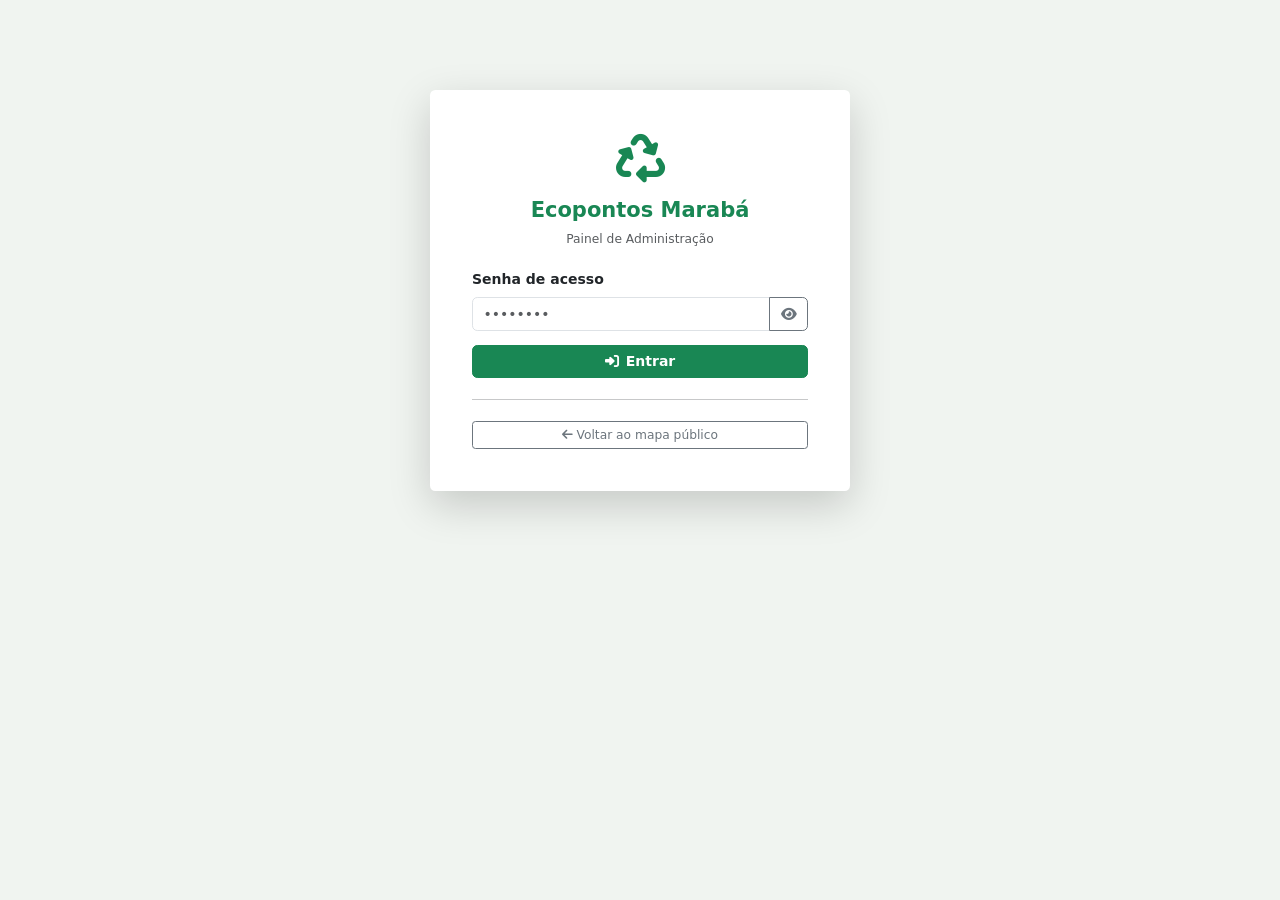
<file: admin.html>
<!DOCTYPE html>
<html lang="pt-BR">
<head>
    <meta charset="UTF-8">
    <meta name="viewport" content="width=device-width, initial-scale=1.0">
    <title>Admin — Ecopontos Marabá</title>

    <!-- Bootstrap 5 -->
    <link href="https://cdn.jsdelivr.net/npm/bootstrap@5.3.2/dist/css/bootstrap.min.css" rel="stylesheet">
    <!-- Font Awesome 6 -->
    <link href="https://cdnjs.cloudflare.com/ajax/libs/font-awesome/6.5.0/css/all.min.css" rel="stylesheet">
    <!-- Custom CSS -->
    <link href="style.css" rel="stylesheet">
    <style>
        body { background: #f0f4f0; }
        .admin-nav { background: #1a5c30; }
        .table th { font-size: .8rem; text-transform: uppercase; letter-spacing: .05em; }
        .badge-type { font-size: .7rem; }
        .ecoponto-row:hover { background: #f8fff8; cursor: pointer; }
        .chip-toggle { cursor: pointer; user-select: none; }
        .chip-toggle input[type=checkbox] { display: none; }
        .chip-toggle .chip-label {
            display: inline-block;
            padding: .2rem .6rem;
            border-radius: 999px;
            font-size: .75rem;
            font-weight: 600;
            border: 2px solid;
            opacity: .45;
            transition: opacity .15s;
        }
        .chip-toggle input:checked + .chip-label { opacity: 1; }
        #loginCard { max-width: 420px; margin: 10vh auto; }
    </style>
</head>
<body>

<!-- ══════════════════════════════════════════════════
     TELA DE LOGIN
══════════════════════════════════════════════════ -->
<div id="loginScreen">
    <div id="loginCard" class="card shadow-lg border-0">
        <div class="card-body p-5 text-center">
            <div class="mb-4">
                <span class="display-4 text-success"><i class="fas fa-recycle"></i></span>
                <h4 class="mt-2 fw-bold text-success">Ecopontos Marabá</h4>
                <p class="text-muted small">Painel de Administração</p>
            </div>
            <div id="loginError" class="alert alert-danger d-none py-2" role="alert">
                <i class="fas fa-exclamation-triangle me-1"></i> Senha incorreta!
            </div>
            <div class="mb-3 text-start">
                <label class="form-label fw-semibold">Senha de acesso</label>
                <div class="input-group">
                    <input type="password" class="form-control" id="loginPassword"
                           placeholder="••••••••" autocomplete="current-password">
                    <button class="btn btn-outline-secondary" type="button" id="togglePwd">
                        <i class="fas fa-eye"></i>
                    </button>
                </div>
            </div>
            <button class="btn btn-success w-100 fw-bold" id="loginBtn">
                <i class="fas fa-sign-in-alt me-2"></i>Entrar
            </button>
            <hr class="my-4">
            <a href="index.html" class="btn btn-outline-secondary btn-sm w-100">
                <i class="fas fa-arrow-left me-1"></i>Voltar ao mapa público
            </a>
        </div>
    </div>
</div>

<!-- ══════════════════════════════════════════════════
     PAINEL ADMIN
══════════════════════════════════════════════════ -->
<div id="adminPanel" class="d-none">

    <!-- Navbar Admin -->
    <nav class="navbar navbar-expand-lg navbar-dark admin-nav px-3 py-2">
        <a class="navbar-brand fw-bold" href="#">
            <i class="fas fa-cog me-2"></i>Admin — Ecopontos Marabá
        </a>
        <a href="coleta.html" class="btn btn-outline-light btn-sm">
            <i class="fas fa-truck me-1"></i><span class="d-none d-sm-inline">Coleta Comum</span>
        </a>
        <a href="colaborar.html" class="btn btn-outline-light btn-sm">
            <i class="fas fa-hands-helping me-1"></i><span class="d-none d-sm-inline">Colaborar</span>
        </a>
        <div class="ms-auto d-flex gap-2">
            <a href="index.html" class="btn btn-outline-light btn-sm">
                <i class="fas fa-map me-1"></i>Ver mapa
            </a>
            <button class="btn btn-outline-warning btn-sm" id="logoutBtn">
                <i class="fas fa-sign-out-alt me-1"></i>Sair
            </button>
        </div>
    </nav>

    <div class="container-fluid py-4 px-4">

        <!-- Resumo rápido -->
        <div class="row g-3 mb-4">
            <div class="col-sm-6 col-lg-3">
                <div class="card border-0 shadow-sm text-center">
                    <div class="card-body">
                        <div class="text-success fs-2 fw-bold" id="adm-total">0</div>
                        <div class="text-muted small">Total de Ecopontos</div>
                    </div>
                </div>
            </div>
            <div class="col-sm-6 col-lg-3">
                <div class="card border-0 shadow-sm text-center">
                    <div class="card-body">
                        <div class="text-primary fs-2 fw-bold" id="adm-active">0</div>
                        <div class="text-muted small">Ativos</div>
                    </div>
                </div>
            </div>
            <div class="col-sm-6 col-lg-3">
                <div class="card border-0 shadow-sm text-center">
                    <div class="card-body">
                        <div class="text-warning fs-2 fw-bold" id="adm-inactive">0</div>
                        <div class="text-muted small">Inativos</div>
                    </div>
                </div>
            </div>
            <div class="col-sm-6 col-lg-3">
                <div class="card border-0 shadow-sm text-center">
                    <div class="card-body">
                        <div class="text-info fs-2 fw-bold" id="adm-bairros">0</div>
                        <div class="text-muted small">Bairros cobertos</div>
                    </div>
                </div>
            </div>
        </div>

        <!-- Toolbar -->
        <div class="d-flex flex-wrap justify-content-between align-items-center gap-2 mb-3">
            <h5 class="fw-bold mb-0"><i class="fas fa-map-pin me-2 text-success"></i>Ecopontos cadastrados</h5>
            <div class="d-flex gap-2">
                <button class="btn btn-outline-secondary btn-sm" id="exportBtn">
                    <i class="fas fa-download me-1"></i>Exportar GeoJSON
                </button>
                <button class="btn btn-outline-primary btn-sm" id="exportDataJsBtn">
                    <i class="fas fa-file-code me-1"></i>Baixar data.js atualizado
                </button>
                <button class="btn btn-success btn-sm fw-bold" id="newEcoBtn">
                    <i class="fas fa-plus me-1"></i>Novo Ecoponto
                </button>
            </div>
        </div>

        <!-- Tabela -->
        <div class="card border-0 shadow-sm">
            <div class="card-body p-0">
                <div class="table-responsive">
                    <table class="table table-hover align-middle mb-0">
                        <thead class="table-light">
                            <tr>
                                <th>Nome</th>
                                <th class="d-none d-md-table-cell">Bairro</th>
                                <th class="d-none d-lg-table-cell">Horário</th>
                                <th>Resíduos</th>
                                <th>Status</th>
                                <th class="text-end">Ações</th>
                            </tr>
                        </thead>
                        <tbody id="ecoTable">
                            <tr>
                                <td colspan="6" class="text-center py-5 text-muted">
                                    <i class="fas fa-spinner fa-spin fa-2x mb-3 d-block"></i>
                                    Carregando...
                                </td>
                            </tr>
                        </tbody>
                    </table>
                </div>
            </div>
        </div>

        <p class="text-muted small mt-2">
            <i class="fas fa-info-circle me-1"></i>
            Os dados são salvos localmente (localStorage). Para publicar no servidor, clique em "Exportar GeoJSON" e substitua o arquivo <code>js/data-ecopontos.json</code> no seu repositório.
        </p>
    </div>
</div>

<!-- ══════════════════════════════════════════════════
     MODAL — Adicionar / Editar Ecoponto
══════════════════════════════════════════════════ -->
<div class="modal fade" id="ecoModal" tabindex="-1">
    <div class="modal-dialog modal-lg modal-dialog-scrollable">
        <div class="modal-content">
            <div class="modal-header bg-success text-white">
                <h5 class="modal-title fw-bold" id="modalTitle">
                    <i class="fas fa-map-pin me-2"></i>Novo Ecoponto
                </h5>
                <button type="button" class="btn-close btn-close-white" data-bs-dismiss="modal"></button>
            </div>
            <div class="modal-body">
                <form id="ecoForm" novalidate>
                    <input type="hidden" id="ecoId">

                    <!-- Informações básicas -->
                    <h6 class="fw-bold text-success mb-3 border-bottom pb-2">
                        <i class="fas fa-info-circle me-1"></i>Informações Básicas
                    </h6>
                    <div class="row g-3 mb-3">
                        <div class="col-md-8">
                            <label class="form-label fw-semibold">Nome do Ecoponto <span class="text-danger">*</span></label>
                            <input type="text" class="form-control" id="ecoNome" required
                                   placeholder="Ex: Ecoponto Folha 31">
                        </div>
                        <div class="col-md-4">
                            <label class="form-label fw-semibold">Status</label>
                            <select class="form-select" id="ecoStatus">
                                <option value="ativo">✅ Ativo</option>
                                <option value="inativo">❌ Inativo</option>
                                <option value="manutencao">🔧 Em manutenção</option>
                            </select>
                        </div>
                        <div class="col-12">
                            <label class="form-label fw-semibold">Endereço completo <span class="text-danger">*</span></label>
                            <input type="text" class="form-control" id="ecoEndereco" required
                                   placeholder="Ex: Rua das Flores, 123, Folha 31">
                        </div>
                        <div class="col-md-6">
                            <label class="form-label fw-semibold">Bairro / Folha <span class="text-danger">*</span></label>
                            <input type="text" class="form-control" id="ecoBairro" required
                                   placeholder="Ex: Folha 31, Cidade Nova...">
                        </div>
                        <div class="col-md-6">
                            <label class="form-label fw-semibold">Horário de Funcionamento</label>
                            <input type="text" class="form-control" id="ecoHorario"
                                   placeholder="Ex: Seg–Sex 8h–17h, Sáb 8h–12h">
                        </div>
                    </div>

                    <!-- Localização -->
                    <h6 class="fw-bold text-success mb-3 border-bottom pb-2">
                        <i class="fas fa-map-marker-alt me-1"></i>Localização (Coordenadas)
                    </h6>
                    <div class="row g-3 mb-3">
                        <div class="col-md-6">
                            <label class="form-label fw-semibold">Latitude <span class="text-danger">*</span></label>
                            <input type="number" step="any" class="form-control" id="ecoLat" required
                                   placeholder="-5.3686">
                        </div>
                        <div class="col-md-6">
                            <label class="form-label fw-semibold">Longitude <span class="text-danger">*</span></label>
                            <input type="number" step="any" class="form-control" id="ecoLng" required
                                   placeholder="-49.1178">
                        </div>
                        <div class="col-12">
                            <small class="text-muted">
                                <i class="fas fa-lightbulb text-warning me-1"></i>
                                Para obter as coordenadas, clique com o botão direito em qualquer lugar no
                                <a href="https://maps.google.com" target="_blank">Google Maps</a>
                                e selecione "Copiar as coordenadas".
                            </small>
                        </div>
                    </div>

                    <!-- Contato -->
                    <h6 class="fw-bold text-success mb-3 border-bottom pb-2">
                        <i class="fas fa-phone me-1"></i>Contato
                    </h6>
                    <div class="row g-3 mb-3">
                        <div class="col-md-6">
                            <label class="form-label fw-semibold">Telefone / WhatsApp</label>
                            <input type="text" class="form-control" id="ecoTelefone"
                                   placeholder="(94) 99999-9999">
                        </div>
                        <div class="col-md-6">
                            <label class="form-label fw-semibold">E-mail de contato</label>
                            <input type="email" class="form-control" id="ecoEmail"
                                   placeholder="ecoponto@prefeitura.gov.br">
                        </div>
                        <div class="col-12">
                            <label class="form-label fw-semibold">URL da foto do local</label>
                            <input type="url" class="form-control" id="ecoFoto"
                                   placeholder="https://... (link de imagem hospedada)">
                            <small class="text-muted">Use Google Drive, Imgur ou similar. Deixe em branco se não houver foto.</small>
                        </div>
                    </div>

                    <!-- Tipos de resíduos -->
                    <h6 class="fw-bold text-success mb-3 border-bottom pb-2">
                        <i class="fas fa-recycle me-1"></i>Tipos de Resíduos Aceitos
                    </h6>
                    <div class="mb-3" id="tiposResiduos">
                        <!-- Preenchido pelo admin.js -->
                    </div>

                    <!-- Observações -->
                    <div class="mb-3">
                        <label class="form-label fw-semibold">Observações</label>
                        <textarea class="form-control" id="ecoObs" rows="2"
                                  placeholder="Informações adicionais, restrições, parceiros..."></textarea>
                    </div>
                </form>
            </div>
            <div class="modal-footer">
                <button type="button" class="btn btn-secondary" data-bs-dismiss="modal">Cancelar</button>
                <button type="button" class="btn btn-success fw-bold" id="saveEcoBtn">
                    <i class="fas fa-save me-1"></i>Salvar Ecoponto
                </button>
            </div>
        </div>
    </div>
</div>

<!-- Modal de confirmação de exclusão -->
<div class="modal fade" id="deleteModal" tabindex="-1">
    <div class="modal-dialog modal-sm modal-dialog-centered">
        <div class="modal-content border-danger">
            <div class="modal-header bg-danger text-white">
                <h6 class="modal-title fw-bold"><i class="fas fa-trash me-2"></i>Excluir Ecoponto</h6>
                <button type="button" class="btn-close btn-close-white" data-bs-dismiss="modal"></button>
            </div>
            <div class="modal-body text-center">
                <p>Deseja realmente excluir <strong id="deleteEcoName"></strong>?</p>
                <p class="text-muted small">Esta ação não pode ser desfeita.</p>
            </div>
            <div class="modal-footer">
                <button type="button" class="btn btn-secondary btn-sm" data-bs-dismiss="modal">Cancelar</button>
                <button type="button" class="btn btn-danger btn-sm fw-bold" id="confirmDeleteBtn">
                    <i class="fas fa-trash me-1"></i>Excluir
                </button>
            </div>
        </div>
    </div>
</div>

<!-- Scripts -->
<script src="https://cdn.jsdelivr.net/npm/bootstrap@5.3.2/dist/js/bootstrap.bundle.min.js"></script>
<script src="config.js"></script>
<script src="data.js"></script>
<script src="admin.js"></script>
</body>
</html>
</file>
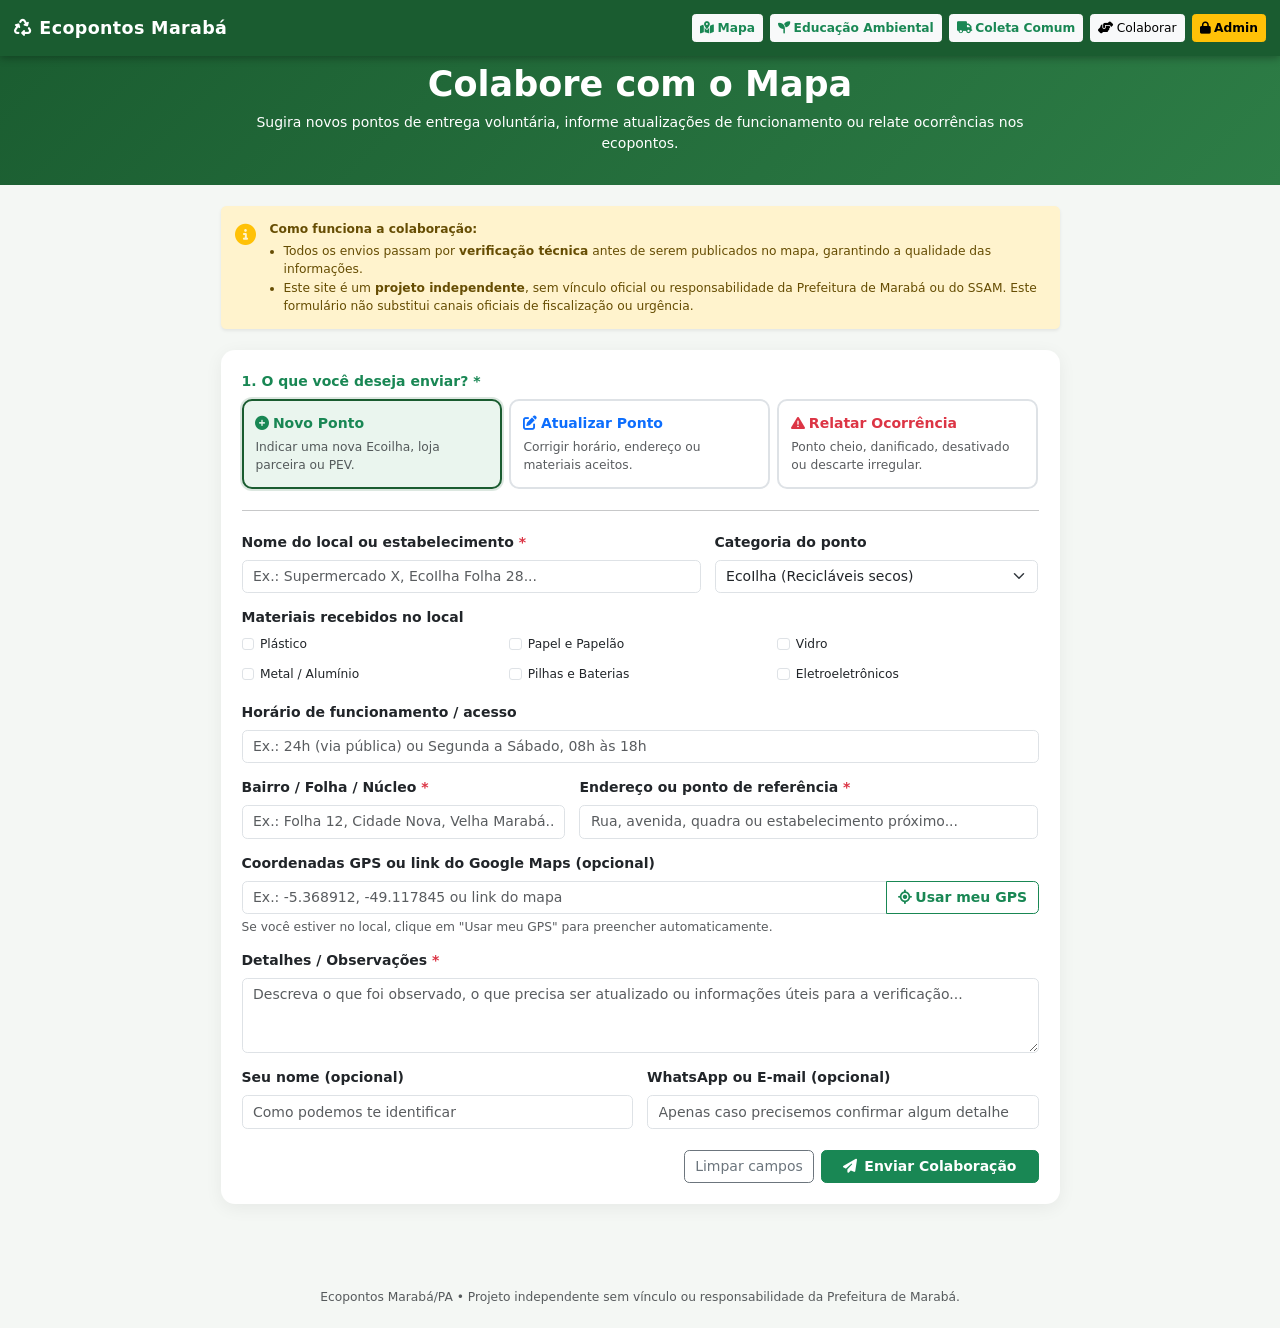
<file: colaborar.html>
<!DOCTYPE html>
<html lang="pt-BR">
<head>
    <meta charset="UTF-8">
    <meta name="viewport" content="width=device-width, initial-scale=1.0">
    <title>Colaborar — Ecopontos Marabá/PA</title>

    <!-- Bootstrap 5 -->
    <link href="https://cdn.jsdelivr.net/npm/bootstrap@5.3.2/dist/css/bootstrap.min.css" rel="stylesheet">
    <!-- Font Awesome 6 -->
    <link href="https://cdnjs.cloudflare.com/ajax/libs/font-awesome/6.5.0/css/all.min.css" rel="stylesheet">
    <!-- Custom CSS -->
    <link href="style.css" rel="stylesheet">

    <style>
        html, body {
            height: auto !important;
            overflow: auto !important;
            background: #f4f7f4;
        }
        .hero-colaborar {
            background: linear-gradient(135deg, #1a5c30 0%, #2d7d46 100%);
            color: #fff;
            padding: 2.2rem 1rem;
        }
        .form-card {
            border: none;
            border-radius: 14px;
            box-shadow: 0 4px 18px rgba(0, 0, 0, .06);
        }
        .tipo-btn {
            border: 2px solid #dee2e6;
            border-radius: 10px;
            padding: 0.85rem;
            cursor: pointer;
            transition: all .15s ease;
            background: #fff;
            height: 100%;
        }
        .tipo-btn:hover {
            border-color: #2d7d46;
            background: #f8fbf8;
        }
        .btn-check:checked + .tipo-btn {
            border-color: #1a5c30;
            background: #eaf5ee;
            box-shadow: 0 0 0 2px rgba(26, 92, 48, .15);
        }
    </style>
</head>
<body>

    <!-- NAVBAR -->
    <nav class="navbar navbar-expand-lg navbar-dark navbar-green py-2 px-3" style="background:#1a5c30;">
        <a class="navbar-brand fw-bold d-flex align-items-center gap-2" href="index.html">
            <i class="fas fa-recycle"></i>
            <span>Ecopontos Marabá</span>
        </a>
        <div class="ms-auto d-flex flex-wrap gap-2">
            <a href="index.html" class="btn btn-light btn-sm fw-semibold text-success">
                <i class="fas fa-map-marked-alt me-1"></i>Mapa
            </a>
            <a href="educacao.html" class="btn btn-light btn-sm fw-semibold text-success">
                <i class="fas fa-seedling me-1"></i>Educação Ambiental
            </a>
            <a href="coleta.html" class="btn btn-light btn-sm fw-semibold text-success">
                <i class="fas fa-truck me-1"></i>Coleta Comum
            </a>
            <a href="colaborar.html" class="btn btn-outline-light btn-sm active">
                <i class="fas fa-hands-helping me-1"></i>Colaborar
            </a>
            <a href="admin.html" class="btn btn-warning btn-sm fw-semibold">
                <i class="fas fa-lock me-1"></i>Admin
            </a>
        </div>
    </nav>

    <!-- CABEÇALHO -->
    <header class="hero-colaborar text-center">
        <div class="container" style="max-width: 820px;">
            <span class="badge bg-light text-success mb-2 px-3 py-2 fw-bold">
                <i class="fas fa-users me-1"></i>Participação Cidadã • Marabá/PA
            </span>
            <h1 class="fw-bold mb-2">Colabore com o Mapa</h1>
            <p class="mb-0 opacity-90">
                Sugira novos pontos de entrega voluntária, informe atualizações de funcionamento ou relate ocorrências nos ecopontos.
            </p>
        </div>
    </header>

    <!-- CONTEÚDO PRINCIPAL -->
    <main class="container py-4" style="max-width: 860px;">

        <!-- AVISO DE TRANSPARÊNCIA E MODERAÇÃO -->
        <div class="alert alert-warning border-0 shadow-sm d-flex align-items-start gap-3 mb-4" role="alert">
            <i class="fas fa-info-circle fs-4 text-warning mt-1"></i>
            <div class="small">
                <strong>Como funciona a colaboração:</strong>
                <ul class="mb-0 mt-1 ps-3">
                    <li>Todos os envios passam por <strong>verificação técnica</strong> antes de serem publicados no mapa, garantindo a qualidade das informações.</li>
                    <li>Este site é um <strong>projeto independente</strong>, sem vínculo oficial ou responsabilidade da Prefeitura de Marabá ou do SSAM. Este formulário não substitui canais oficiais de fiscalização ou urgência.</li>
                </ul>
            </div>
        </div>

        <!-- ALERTA DE RETORNO DO ENVIO -->
        <div id="alertaEnvio" class="alert d-none shadow-sm mb-4" role="alert"></div>

        <!-- FORMULÁRIO UNIFICADO -->
        <div class="card form-card p-3 p-md-4 mb-5">
            <form id="formColaboracao" action="https://api.web3forms.com/submit" method="POST">
                <!-- Substitua pela sua chave gratuita gerada em https://web3forms.com -->
                <input type="hidden" name="access_key" value="5034c99c-71a3-4b57-a326-d8d96452db20">
                <input type="hidden" name="subject" id="emailSubject" value="[Ecopontos Marabá] Nova colaboração">
                <input type="hidden" name="from_name" value="Portal Ecopontos Marabá">
                <input type="checkbox" name="botcheck" class="d-none">

                <!-- 1. TIPO DE COLABORAÇÃO -->
                <div class="mb-4">
                    <label class="form-label fw-bold text-success d-block mb-2">
                        1. O que você deseja enviar? *
                    </label>
                    <div class="row g-2">
                        <div class="col-md-4">
                            <input type="radio" class="btn-check" name="tipo_colaboracao" id="tipoNovo" value="Sugestão de Novo Ecoponto/PEV" checked>
                            <label class="tipo-btn d-block" for="tipoNovo">
                                <div class="fw-bold text-success mb-1"><i class="fas fa-plus-circle me-1"></i>Novo Ponto</div>
                                <div class="small text-muted">Indicar uma nova Ecoilha, loja parceira ou PEV.</div>
                            </label>
                        </div>
                        <div class="col-md-4">
                            <input type="radio" class="btn-check" name="tipo_colaboracao" id="tipoAtualizacao" value="Atualização de Ponto Existente">
                            <label class="tipo-btn d-block" for="tipoAtualizacao">
                                <div class="fw-bold text-primary mb-1"><i class="fas fa-edit me-1"></i>Atualizar Ponto</div>
                                <div class="small text-muted">Corrigir horário, endereço ou materiais aceitos.</div>
                            </label>
                        </div>
                        <div class="col-md-4">
                            <input type="radio" class="btn-check" name="tipo_colaboracao" id="tipoOcorrencia" value="Relato de Ocorrência">
                            <label class="tipo-btn d-block" for="tipoOcorrencia">
                                <div class="fw-bold text-danger mb-1"><i class="fas fa-exclamation-triangle me-1"></i>Relatar Ocorrência</div>
                                <div class="small text-muted">Ponto cheio, danificado, desativado ou descarte irregular.</div>
                            </label>
                        </div>
                    </div>
                </div>

                <hr class="my-4">

                <!-- SELETOR DE PONTO EXISTENTE (EXIBIDO EM ATUALIZAÇÃO OU OCORRÊNCIA) -->
                <div id="blocoPontoExistente" class="mb-3 d-none">
                    <label for="pontoExistente" class="form-label fw-bold">
                        Ponto mapeado relacionado <span class="text-danger">*</span>
                    </label>
                    <select id="pontoExistente" name="ponto_mapeado" class="form-select">
                        <option value="">Selecione o ponto na lista...</option>
                        <option value="EcoIlha 01">EcoIlha 01</option>
                        <option value="EcoIlha 02">EcoIlha 02</option>
                        <option value="EcoIlha 03">EcoIlha 03</option>
                        <option value="EcoIlha 04">EcoIlha 04</option>
                        <option value="EcoIlha 05">EcoIlha 05</option>
                        <option value="EcoIlha 06">EcoIlha 06</option>
                        <option value="EcoIlha 07">EcoIlha 07</option>
                        <option value="EcoIlha 08">EcoIlha 08</option>
                        <option value="EcoIlha 09">EcoIlha 09</option>
                        <option value="EcoIlha 10">EcoIlha 10</option>
                        <option value="EcoIlha 11">EcoIlha 11</option>
                        <option value="EcoIlha 12">EcoIlha 12</option>
                        <option value="Casas Bahia">Casas Bahia</option>
                        <option value="Sesc Marabá">Sesc Marabá</option>
                        <option value="Magazine Luiza (Unidade 1)">Magazine Luiza (Unidade 1)</option>
                        <option value="Magazine Luiza (Unidade 2)">Magazine Luiza (Unidade 2)</option>
                        <option value="Loja Vivo">Loja Vivo</option>
                        <option value="Varejão das Baterias">Varejão das Baterias</option>
                        <option value="Outro local / Via pública (descarte irregular)">Outro local / Via pública (descarte irregular)</option>
                    </select>
                </div>

                <!-- BLOCO A: SUGESTÃO OU ATUALIZAÇÃO DE ECOPONTO -->
                <div id="blocoEcoponto">
                    <div class="row g-3 mb-3">
                        <div class="col-md-7" id="campoNomeLocalWrap">
                            <label for="nomeLocal" class="form-label fw-bold">
                                Nome do local ou estabelecimento <span class="text-danger">*</span>
                            </label>
                            <input type="text" id="nomeLocal" name="nome_local" class="form-control" placeholder="Ex.: Supermercado X, EcoIlha Folha 28..." required>
                        </div>
                        <div class="col-md-5">
                            <label for="categoriaPonto" class="form-label fw-bold">Categoria do ponto</label>
                            <select id="categoriaPonto" name="categoria" class="form-select">
                                <option value="EcoIlha">EcoIlha (Recicláveis secos)</option>
                                <option value="PEV Eletrônicos / Pilhas / Baterias">PEV (Eletrônicos, Pilhas e Baterias)</option>
                                <option value="Cooperativa / Associação">Cooperativa / Associação de Catadores</option>
                                <option value="Óleo de Cozinha / Outros">Ponto de Óleo de Cozinha / Outros</option>
                            </select>
                        </div>
                    </div>

                    <div class="mb-3">
                        <label class="form-label fw-bold d-block">Materiais recebidos no local</label>
                        <div class="row g-2 small">
                            <div class="col-6 col-md-4">
                                <div class="form-check">
                                    <input class="form-check-input" type="checkbox" name="materiais[]" value="Plástico" id="matPlastico">
                                    <label class="form-check-label" for="matPlastico">Plástico</label>
                                </div>
                            </div>
                            <div class="col-6 col-md-4">
                                <div class="form-check">
                                    <input class="form-check-input" type="checkbox" name="materiais[]" value="Papel e Papelão" id="matPapel">
                                    <label class="form-check-label" for="matPapel">Papel e Papelão</label>
                                </div>
                            </div>
                            <div class="col-6 col-md-4">
                                <div class="form-check">
                                    <input class="form-check-input" type="checkbox" name="materiais[]" value="Vidro" id="matVidro">
                                    <label class="form-check-label" for="matVidro">Vidro</label>
                                </div>
                            </div>
                            <div class="col-6 col-md-4">
                                <div class="form-check">
                                    <input class="form-check-input" type="checkbox" name="materiais[]" value="Metal / Alumínio" id="matMetal">
                                    <label class="form-check-label" for="matMetal">Metal / Alumínio</label>
                                </div>
                            </div>
                            <div class="col-6 col-md-4">
                                <div class="form-check">
                                    <input class="form-check-input" type="checkbox" name="materiais[]" value="Pilhas e Baterias" id="matPilhas">
                                    <label class="form-check-label" for="matPilhas">Pilhas e Baterias</label>
                                </div>
                            </div>
                            <div class="col-6 col-md-4">
                                <div class="form-check">
                                    <input class="form-check-input" type="checkbox" name="materiais[]" value="Eletroeletrônicos" id="matEletro">
                                    <label class="form-check-label" for="matEletro">Eletroeletrônicos</label>
                                </div>
                            </div>
                        </div>
                    </div>

                    <div class="mb-3">
                        <label for="horarioFuncionamento" class="form-label fw-bold">Horário de funcionamento / acesso</label>
                        <input type="text" id="horarioFuncionamento" name="horario" class="form-control" placeholder="Ex.: 24h (via pública) ou Segunda a Sábado, 08h às 18h">
                    </div>
                </div>

                <!-- BLOCO B: RELATO DE OCORRÊNCIA -->
                <div id="blocoOcorrencia" class="d-none">
                    <div class="mb-3">
                        <label for="tipoOcorrenciaDetalhe" class="form-label fw-bold">
                            Tipo de ocorrência <span class="text-danger">*</span>
                        </label>
                        <select id="tipoOcorrenciaDetalhe" name="tipo_ocorrencia" class="form-select">
                            <option value="Ecoponto / EcoIlha cheio ou transbordando">Ecoponto / EcoIlha cheio ou transbordando</option>
                            <option value="Estrutura danificada ou vandalizada">Estrutura danificada ou vandalizada</option>
                            <option value="Ponto fechado, removido ou sem recebimento">Ponto fechado, removido ou sem recebimento</option>
                            <option value="Descarte irregular de resíduos no entorno">Descarte irregular de resíduos no entorno</option>
                            <option value="Outro problema operacional">Outro problema operacional</option>
                        </select>
                    </div>
                </div>

                <!-- LOCALIZAÇÃO E DESCRIÇÃO (COMUM A TODOS) -->
                <div class="row g-3 mb-3">
                    <div class="col-md-5">
                        <label for="bairroSetor" class="form-label fw-bold">
                            Bairro / Folha / Núcleo <span class="text-danger">*</span>
                        </label>
                        <input type="text" id="bairroSetor" name="bairro_setor" class="form-control" placeholder="Ex.: Folha 12, Cidade Nova, Velha Marabá..." required>
                    </div>
                    <div class="col-md-7">
                        <label for="enderecoRef" class="form-label fw-bold">
                            Endereço ou ponto de referência <span class="text-danger">*</span>
                        </label>
                        <input type="text" id="enderecoRef" name="endereco_referencia" class="form-control" placeholder="Rua, avenida, quadra ou estabelecimento próximo..." required>
                    </div>
                </div>

                <!-- CAPTURA DE GPS -->
                <div class="mb-3">
                    <label for="coordenadasGps" class="form-label fw-bold">Coordenadas GPS ou link do Google Maps (opcional)</label>
                    <div class="input-group">
                        <input type="text" id="coordenadasGps" name="coordenadas_ou_link" class="form-control" placeholder="Ex.: -5.368912, -49.117845 ou link do mapa">
                        <button type="button" id="btnCapturarGps" class="btn btn-outline-success fw-semibold">
                            <i class="fas fa-location-crosshairs me-1"></i>Usar meu GPS
                        </button>
                    </div>
                    <div id="statusGps" class="form-text">Se você estiver no local, clique em "Usar meu GPS" para preencher automaticamente.</div>
                </div>

                <div class="mb-3">
                    <label for="descricao" class="form-label fw-bold">
                        Detalhes / Observações <span class="text-danger">*</span>
                    </label>
                    <textarea id="descricao" name="descricao" rows="3" class="form-control" placeholder="Descreva o que foi observado, o que precisa ser atualizado ou informações úteis para a verificação..." required></textarea>
                </div>

                <!-- CONTATO OPCIONAL -->
                <div class="row g-3 mb-4">
                    <div class="col-md-6">
                        <label for="nomeContato" class="form-label fw-bold">Seu nome (opcional)</label>
                        <input type="text" id="nomeContato" name="nome_contato" class="form-control" placeholder="Como podemos te identificar">
                    </div>
                    <div class="col-md-6">
                        <label for="contatoRetorno" class="form-label fw-bold">WhatsApp ou E-mail (opcional)</label>
                        <input type="text" id="contatoRetorno" name="contato_retorno" class="form-control" placeholder="Apenas caso precisemos confirmar algum detalhe">
                    </div>
                </div>

                <div class="d-grid d-md-flex justify-content-md-end gap-2">
                    <button type="reset" id="btnLimparForm" class="btn btn-outline-secondary">Limpar campos</button>
                    <button type="submit" id="btnEnviar" class="btn btn-success fw-bold px-4">
                        <i class="fas fa-paper-plane me-2"></i>Enviar Colaboração
                    </button>
                </div>
            </form>
        </div>

    </main>

    <footer class="text-center text-muted small py-4 px-3">
        Ecopontos Marabá/PA • Projeto independente sem vínculo ou responsabilidade da Prefeitura de Marabá.
    </footer>

    <script src="https://cdn.jsdelivr.net/npm/bootstrap@5.3.2/dist/js/bootstrap.bundle.min.js"></script>
    <script>
        const radiosTipo = document.querySelectorAll('input[name="tipo_colaboracao"]');
        const blocoPontoExistente = document.getElementById('blocoPontoExistente');
        const selectPontoExistente = document.getElementById('pontoExistente');
        const blocoEcoponto = document.getElementById('blocoEcoponto');
        const blocoOcorrencia = document.getElementById('blocoOcorrencia');
        const inputNomeLocal = document.getElementById('nomeLocal');
        const campoNomeLocalWrap = document.getElementById('campoNomeLocalWrap');
        const emailSubject = document.getElementById('emailSubject');

        function atualizarCamposPorTipo() {
            const selecionado = document.querySelector('input[name="tipo_colaboracao"]:checked').value;
            emailSubject.value = `[Ecopontos Marabá] ${selecionado}`;

            if (selecionado === 'Sugestão de Novo Ecoponto/PEV') {
                blocoPontoExistente.classList.add('d-none');
                selectPontoExistente.required = false;

                blocoEcoponto.classList.remove('d-none');
                campoNomeLocalWrap.classList.remove('d-none');
                inputNomeLocal.required = true;

                blocoOcorrencia.classList.add('d-none');
            } else if (selecionado === 'Atualização de Ponto Existente') {
                blocoPontoExistente.classList.remove('d-none');
                selectPontoExistente.required = true;

                blocoEcoponto.classList.remove('d-none');
                campoNomeLocalWrap.classList.add('d-none');
                inputNomeLocal.required = false;

                blocoOcorrencia.classList.add('d-none');
            } else {
                blocoPontoExistente.classList.remove('d-none');
                selectPontoExistente.required = true;

                blocoEcoponto.classList.add('d-none');
                inputNomeLocal.required = false;

                blocoOcorrencia.classList.remove('d-none');
            }
        }

        radiosTipo.forEach(radio => radio.addEventListener('change', atualizarCamposPorTipo));
        atualizarCamposPorTipo();

        // Captura de GPS pelo navegador
        const btnGps = document.getElementById('btnCapturarGps');
        const inputGps = document.getElementById('coordenadasGps');
        const statusGps = document.getElementById('statusGps');

        btnGps.addEventListener('click', () => {
            if (!navigator.geolocation) {
                statusGps.textContent = 'Seu navegador não suporta geolocalização automática.';
                statusGps.className = 'form-text text-danger';
                return;
            }
            btnGps.disabled = true;
            statusGps.textContent = 'Obtendo coordenadas GPS...';
            statusGps.className = 'form-text text-success';

            navigator.geolocation.getCurrentPosition(
                (pos) => {
                    const lat = pos.coords.latitude.toFixed(6);
                    const lng = pos.coords.longitude.toFixed(6);
                    inputGps.value = `${lat}, ${lng}`;
                    statusGps.textContent = `Localização capturada com precisão aproximada de ${Math.round(pos.coords.accuracy)} metros.`;
                    btnGps.disabled = false;
                },
                () => {
                    statusGps.textContent = 'Não foi possível obter o GPS. Verifique a permissão de localização ou cole um link do Google Maps.';
                    statusGps.className = 'form-text text-danger';
                    btnGps.disabled = false;
                },
                { enableHighAccuracy: true, timeout: 10000 }
            );
        });

        // Envio assíncrono via Web3Forms
        const form = document.getElementById('formColaboracao');
        const alertaEnvio = document.getElementById('alertaEnvio');
        const btnEnviar = document.getElementById('btnEnviar');

        form.addEventListener('submit', async (e) => {
            e.preventDefault();
            const chave = form.querySelector('input[name="access_key"]').value;

            if (!chave || chave === 'SUA_CHAVE_WEB3FORMS_AQUI') {
                alertaEnvio.className = 'alert alert-danger shadow-sm mb-4';
                alertaEnvio.innerHTML = '<strong>Configuração pendente:</strong> insira sua chave gratuita do <code>Web3Forms</code> no código de <code>colaborar.html</code> para ativar o envio.';
                alertaEnvio.scrollIntoView({ behavior: 'smooth' });
                return;
            }

            btnEnviar.disabled = true;
            btnEnviar.innerHTML = '<i class="fas fa-spinner fa-spin me-2"></i>Enviando...';

            try {
                const formData = new FormData(form);
                const response = await fetch('https://api.web3forms.com/submit', {
                    method: 'POST',
                    body: formData
                });
                const result = await response.json();

                if (result.success) {
                    alertaEnvio.className = 'alert alert-success shadow-sm mb-4';
                    alertaEnvio.innerHTML = '<strong>Colaboração enviada com sucesso!</strong> Obrigado por contribuir. As informações passarão por verificação antes de atualizar o mapa.';
                    form.reset();
                    atualizarCamposPorTipo();
                } else {
                    throw new Error(result.message || 'Falha no envio');
                }
            } catch (err) {
                alertaEnvio.className = 'alert alert-danger shadow-sm mb-4';
                alertaEnvio.innerHTML = '<strong>Não foi possível enviar agora.</strong> Tente novamente em instantes.';
            } finally {
                btnEnviar.disabled = false;
                btnEnviar.innerHTML = '<i class="fas fa-paper-plane me-2"></i>Enviar Colaboração';
                alertaEnvio.scrollIntoView({ behavior: 'smooth' });
            }
        });
    </script>
</body>
</html>
</file>
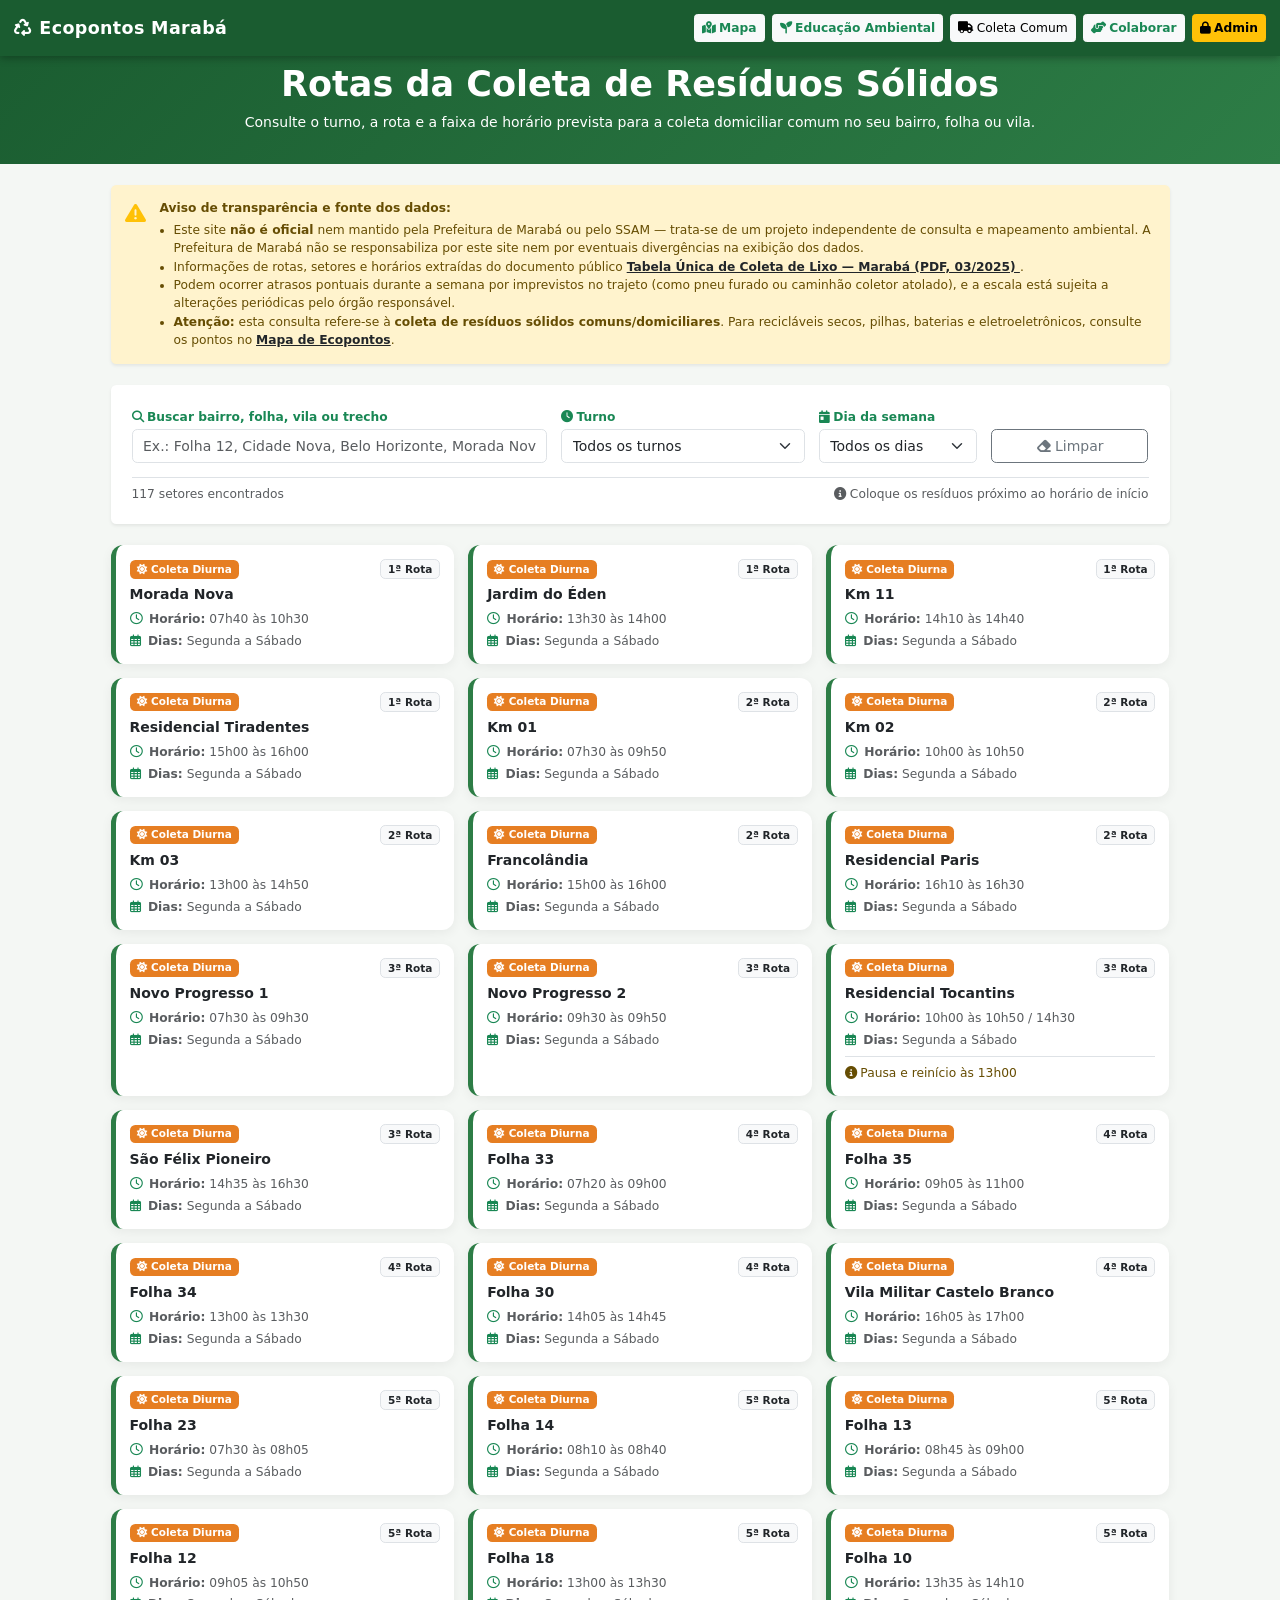
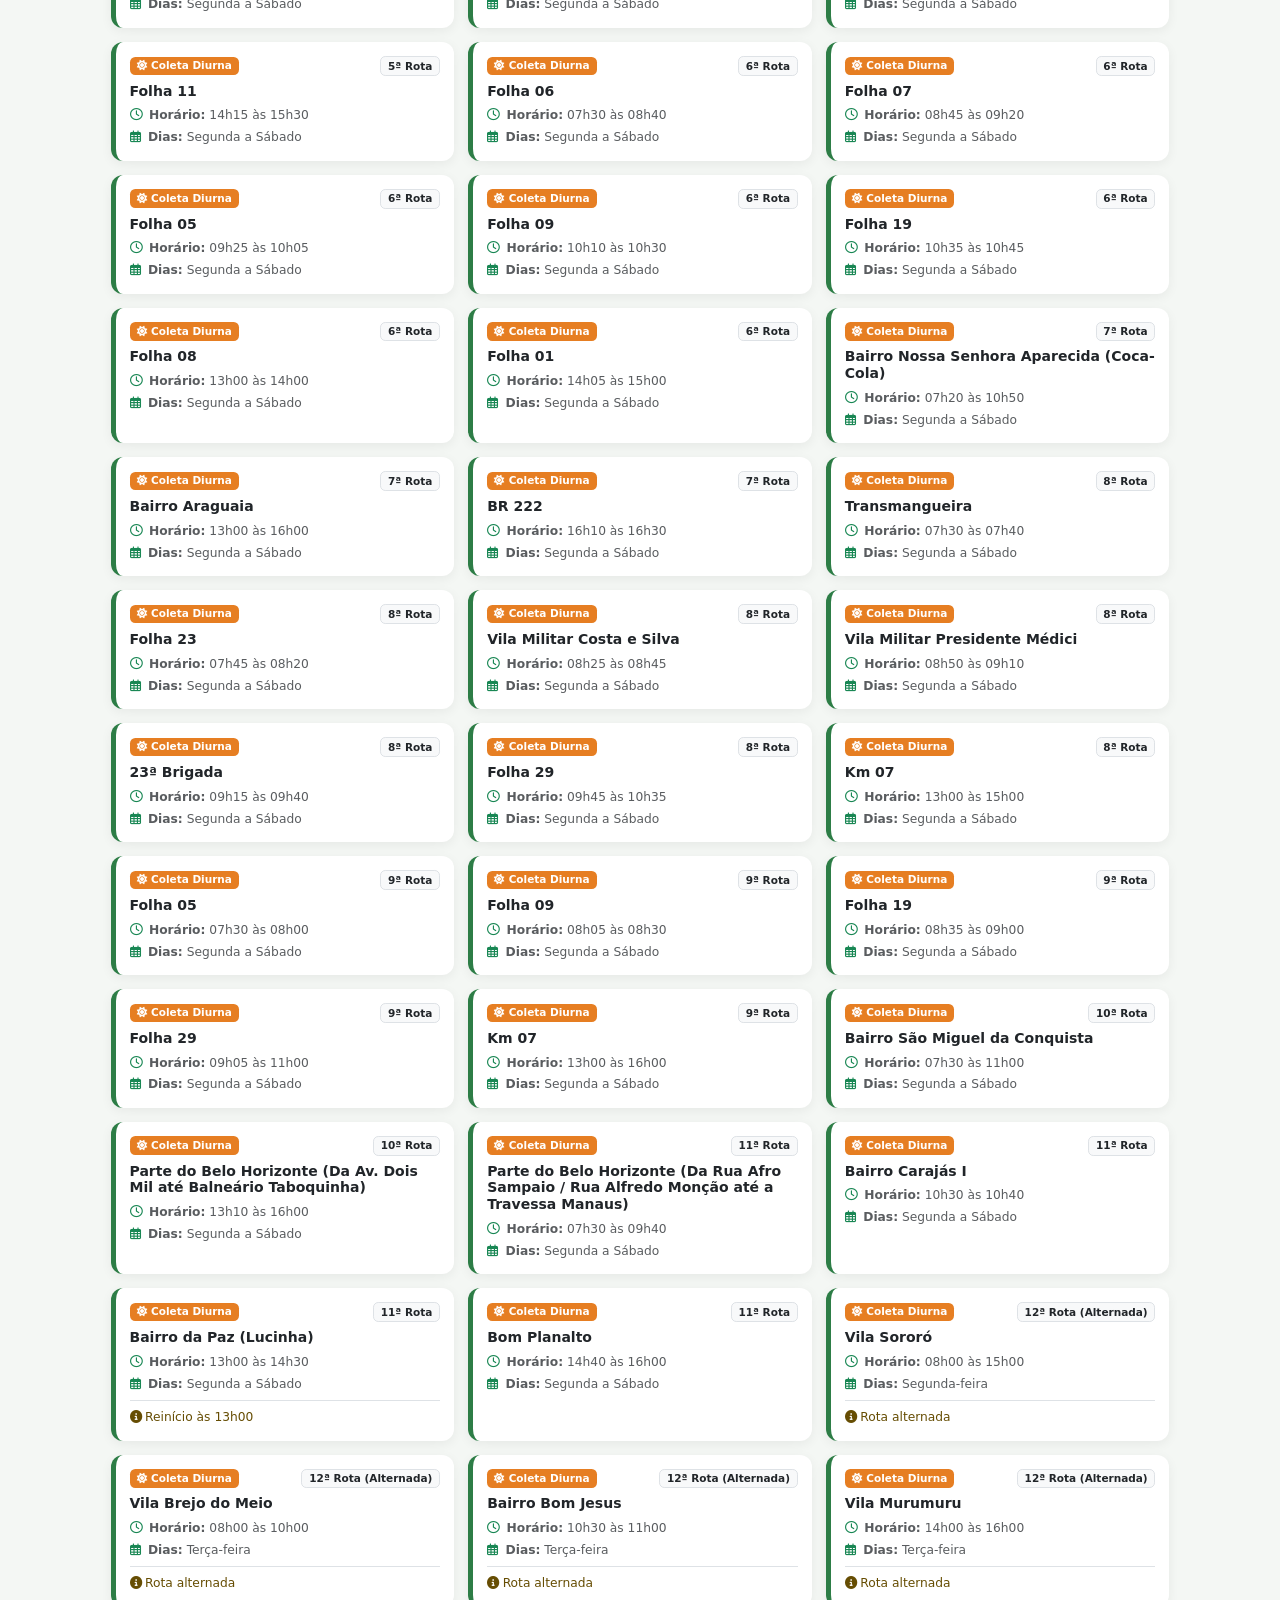
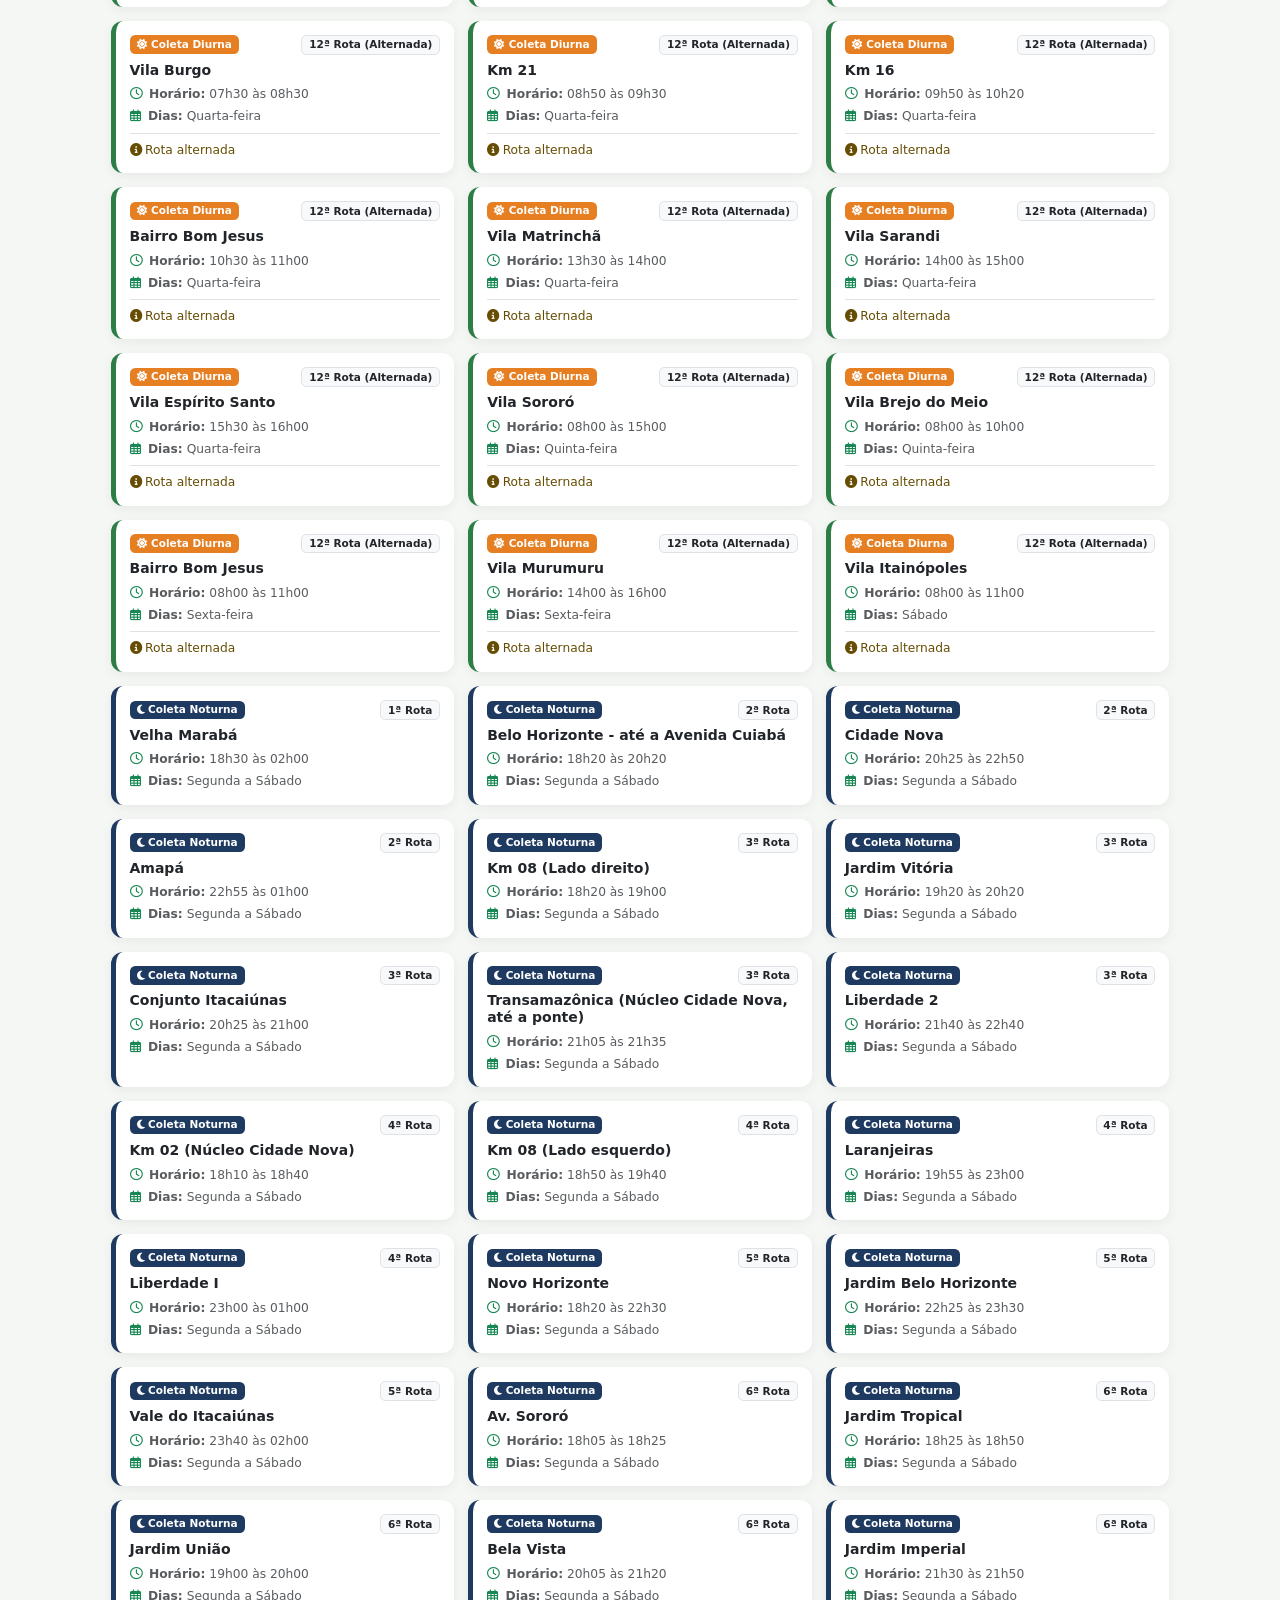
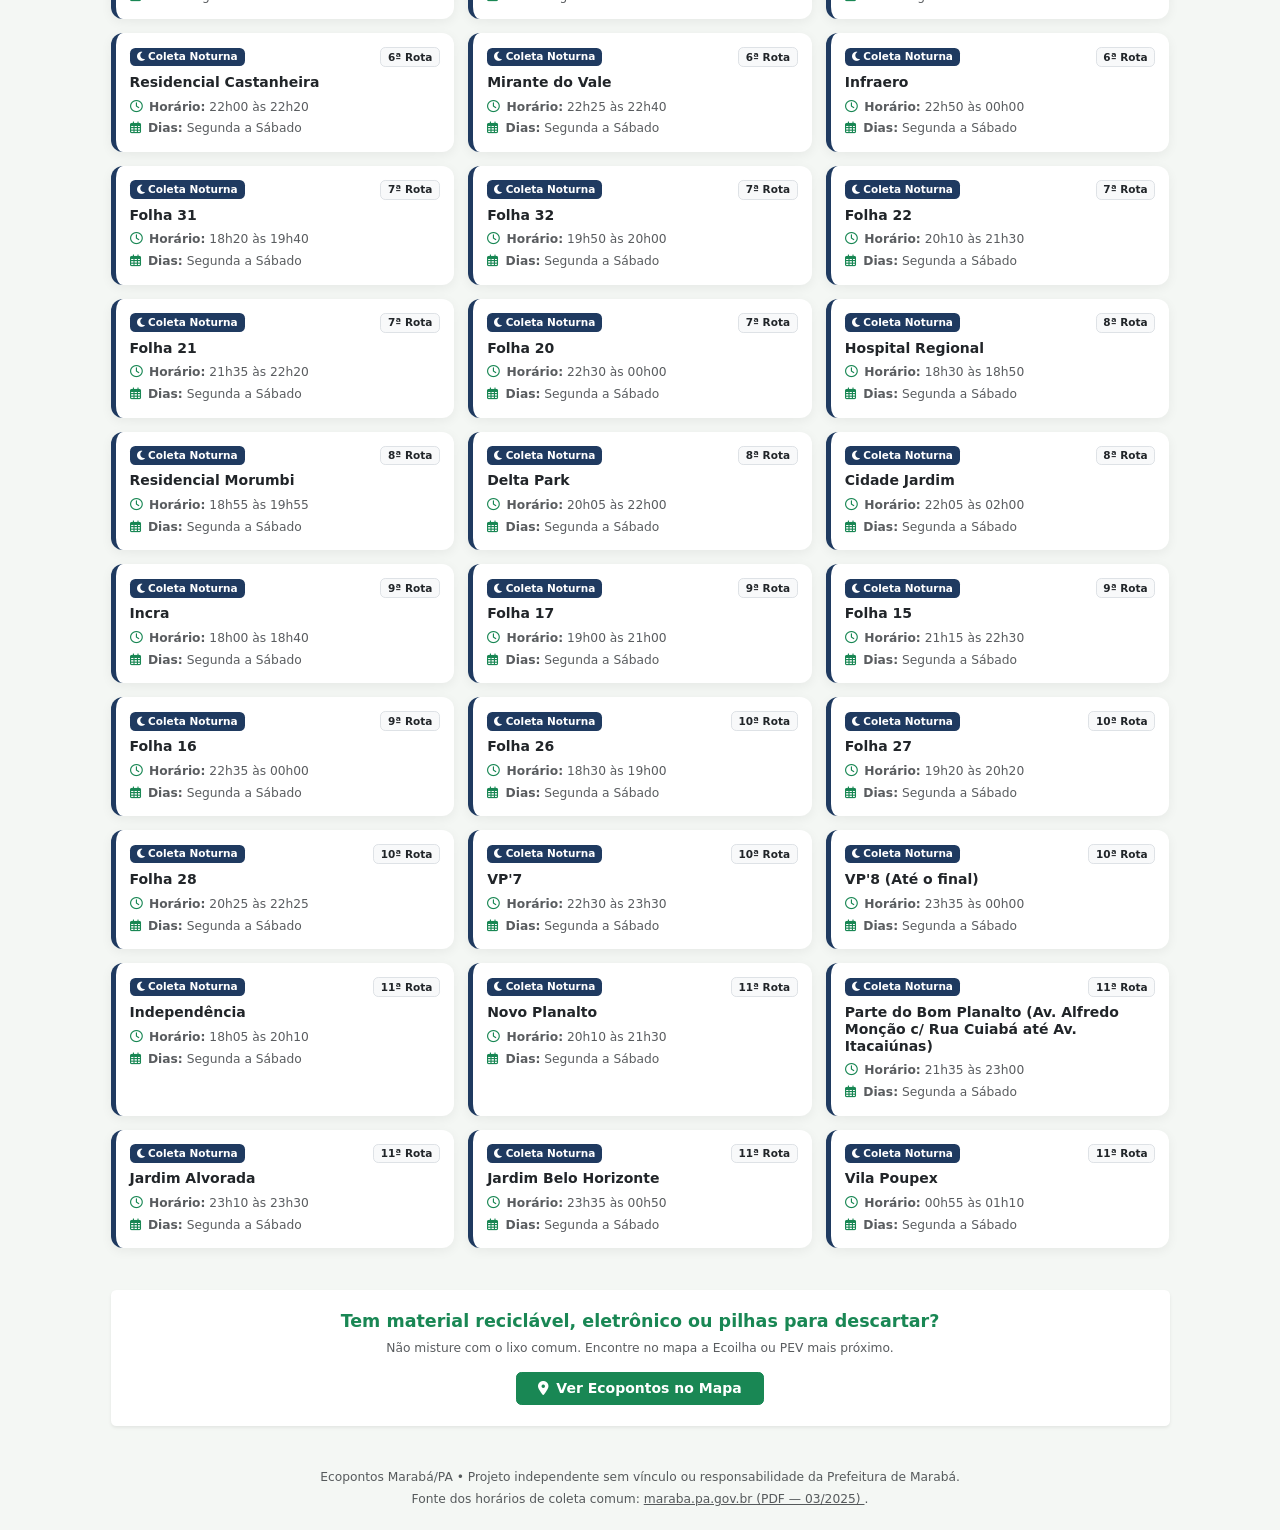
<file: coleta.html>
<!DOCTYPE html>
<html lang="pt-BR">
<head>
    <meta charset="UTF-8">
    <meta name="viewport" content="width=device-width, initial-scale=1.0">
    <title>Rotas de Coleta Comum — Ecopontos Marabá/PA</title>

    <!-- Bootstrap 5 -->
    <link href="https://cdn.jsdelivr.net/npm/bootstrap@5.3.2/dist/css/bootstrap.min.css" rel="stylesheet">
    <!-- Font Awesome 6 -->
    <link href="https://cdnjs.cloudflare.com/ajax/libs/font-awesome/6.5.0/css/all.min.css" rel="stylesheet">
    <!-- Custom CSS -->
    <link href="style.css" rel="stylesheet">

    <style>
        html, body {
            height: auto !important;
            overflow: auto !important;
            background: #f4f7f4;
        }
        .hero-coleta {
            background: linear-gradient(135deg, #1a5c30 0%, #2d7d46 100%);
            color: #fff;
            padding: 2.2rem 1rem;
        }
        .rota-card {
            border: none;
            border-radius: 12px;
            box-shadow: 0 3px 12px rgba(0, 0, 0, .06);
            height: 100%;
            transition: transform .15s ease;
            border-left: 5px solid #2d7d46;
        }
        .rota-card.noturna {
            border-left-color: #1f3a60;
        }
        .rota-card:hover {
            transform: translateY(-2px);
        }
        .badge-diurna {
            background-color: #e67e22;
            color: #fff;
        }
        .badge-noturna {
            background-color: #1f3a60;
            color: #fff;
        }
    </style>
</head>
<body>

    <!-- NAVBAR -->
    <nav class="navbar navbar-expand-lg navbar-dark navbar-green py-2 px-3" style="background:#1a5c30;">
        <a class="navbar-brand fw-bold d-flex align-items-center gap-2" href="index.html">
            <i class="fas fa-recycle"></i>
            <span>Ecopontos Marabá</span>
        </a>
        <div class="ms-auto d-flex flex-wrap gap-2">
            <a href="index.html" class="btn btn-light btn-sm fw-semibold text-success">
                <i class="fas fa-map-marked-alt me-1"></i>Mapa
            </a>
            <a href="educacao.html" class="btn btn-light btn-sm fw-semibold text-success">
                <i class="fas fa-seedling me-1"></i>Educação Ambiental
            </a>
            <a href="coleta.html" class="btn btn-outline-light btn-sm active">
                <i class="fas fa-truck me-1"></i>Coleta Comum
            </a>
            <a href="colaborar.html" class="btn btn-light btn-sm fw-semibold text-success">
                <i class="fas fa-hands-helping me-1"></i>Colaborar
            </a>
            </a>
            <a href="admin.html" class="btn btn-warning btn-sm fw-semibold">
                <i class="fas fa-lock me-1"></i>Admin
            </a>
        </div>
    </nav>

    <!-- CABEÇALHO -->
    <header class="hero-coleta text-center">
        <div class="container" style="max-width: 850px;">
            <span class="badge bg-light text-success mb-2 px-3 py-2 fw-bold">
                <i class="fas fa-truck-loading me-1"></i>SSAM — Serviço de Saneamento Ambiental de Marabá
            </span>
            <h1 class="fw-bold mb-2">Rotas da Coleta de Resíduos Sólidos</h1>
            <p class="mb-0 opacity-90">
                Consulte o turno, a rota e a faixa de horário prevista para a coleta domiciliar comum no seu bairro, folha ou vila.
            </p>
        </div>
    </header>

    <!-- CONTEÚDO PRINCIPAL -->
    <main class="container py-4" style="max-width: 1080px;">

    <!-- AVISOS OFICIAIS E TRANSPARÊNCIA DE FONTE -->
        <div class="alert alert-warning border-0 shadow-sm d-flex align-items-start gap-3 mb-4" role="alert">
            <i class="fas fa-exclamation-triangle fs-4 text-warning mt-1"></i>
            <div class="small">
                <strong>Aviso de transparência e fonte dos dados:</strong>
                <ul class="mb-0 mt-1 ps-3">
                    <li>
                        Este site <strong>não é oficial</strong> nem mantido pela Prefeitura de Marabá ou pelo SSAM — trata-se de um projeto independente de consulta e mapeamento ambiental. A Prefeitura de Marabá não se responsabiliza por este site nem por eventuais divergências na exibição dos dados.
                    </li>
                    <li>
                        Informações de rotas, setores e horários extraídas do documento público
                        <a href="https://maraba.pa.gov.br/wp-content/uploads/2025/03/tabela-unica-coleta-lixo-maraba.pdf" target="_blank" rel="noopener noreferrer" class="fw-bold text-dark text-decoration-underline">
                            Tabela Única de Coleta de Lixo — Marabá (PDF, 03/2025)
                        </a>.
                    </li>
                    <li>
                        Podem ocorrer atrasos pontuais durante a semana por imprevistos no trajeto (como pneu furado ou caminhão coletor atolado), e a escala está sujeita a alterações periódicas pelo órgão responsável.
                    </li>
                    <li>
                        <strong>Atenção:</strong> esta consulta refere-se à <strong>coleta de resíduos sólidos comuns/domiciliares</strong>. Para recicláveis secos, pilhas, baterias e eletroeletrônicos, consulte os pontos no <a href="index.html" class="fw-bold text-dark">Mapa de Ecopontos</a>.
                    </li>
                </ul>
            </div>
        </div>

        <!-- PAINEL DE BUSCA E FILTROS -->
        <div class="card border-0 shadow-sm p-3 p-md-4 mb-4">
            <div class="row g-3 align-items-end">
                <div class="col-md-5">
                    <label for="buscaSetor" class="form-label fw-bold text-success small mb-1">
                        <i class="fas fa-search me-1"></i>Buscar bairro, folha, vila ou trecho
                    </label>
                    <input type="text" id="buscaSetor" class="form-control" placeholder="Ex.: Folha 12, Cidade Nova, Belo Horizonte, Morada Nova...">
                </div>

                <div class="col-md-3">
                    <label for="filtroTurno" class="form-label fw-bold text-success small mb-1">
                        <i class="fas fa-clock me-1"></i>Turno
                    </label>
                    <select id="filtroTurno" class="form-select">
                        <option value="todos">Todos os turnos</option>
                        <option value="Diurna">Coleta Diurna</option>
                        <option value="Noturna">Coleta Noturna</option>
                    </select>
                </div>

                <div class="col-md-2">
                    <label for="filtroDia" class="form-label fw-bold text-success small mb-1">
                        <i class="fas fa-calendar-day me-1"></i>Dia da semana
                    </label>
                    <select id="filtroDia" class="form-select">
                        <option value="todos">Todos os dias</option>
                        <option value="Segunda-feira">Segunda-feira</option>
                        <option value="Terça-feira">Terça-feira</option>
                        <option value="Quarta-feira">Quarta-feira</option>
                        <option value="Quinta-feira">Quinta-feira</option>
                        <option value="Sexta-feira">Sexta-feira</option>
                        <option value="Sábado">Sábado</option>
                    </select>
                </div>

                <div class="col-md-2 d-grid">
                    <button type="button" id="btnLimparFiltros" class="btn btn-outline-secondary">
                        <i class="fas fa-eraser me-1"></i>Limpar
                    </button>
                </div>
            </div>

            <div class="d-flex justify-content-between align-items-center mt-3 pt-2 border-top small text-muted">
                <span id="contadorResultados">Carregando rotas...</span>
                <span><i class="fas fa-info-circle me-1"></i>Coloque os resíduos próximo ao horário de início</span>
            </div>
        </div>

        <!-- LISTA DE RESULTADOS -->
        <div class="row g-3 mb-5" id="listaRotas"></div>

        <!-- CHAMADA PARA O MAPA DE ECOPONTOS -->
        <div class="card border-0 shadow-sm bg-white p-4 text-center">
            <h5 class="fw-bold text-success mb-2">Tem material reciclável, eletrônico ou pilhas para descartar?</h5>
            <p class="text-muted small mb-3">Não misture com o lixo comum. Encontre no mapa a Ecoilha ou PEV mais próximo.</p>
            <div>
                <a href="index.html" class="btn btn-success fw-bold px-4">
                    <i class="fas fa-map-marker-alt me-2"></i>Ver Ecopontos no Mapa
                </a>
            </div>
        </div>

    </main>


    <footer class="text-center text-muted small py-4 px-3">
        <div>Ecopontos Marabá/PA • Projeto independente sem vínculo ou responsabilidade da Prefeitura de Marabá.</div>
        <div class="mt-1">
            Fonte dos horários de coleta comum:
            <a href="https://maraba.pa.gov.br/wp-content/uploads/2025/03/tabela-unica-coleta-lixo-maraba.pdf" target="_blank" rel="noopener noreferrer" class="text-muted text-decoration-underline">
                maraba.pa.gov.br (PDF — 03/2025)
            </a>.
        </div>
    </footer>

    <script src="https://cdn.jsdelivr.net/npm/bootstrap@5.3.2/dist/js/bootstrap.bundle.min.js"></script>
    <script>
        const ROTAS_COLETA = [
            // COLETA DIURNA
            { turno: "Diurna", rota: "1ª Rota", setor: "Morada Nova", inicio: "07h40", termino: "10h30", dias: "Segunda a Sábado", obs: "" },
            { turno: "Diurna", rota: "1ª Rota", setor: "Jardim do Éden", inicio: "13h30", termino: "14h00", dias: "Segunda a Sábado", obs: "" },
            { turno: "Diurna", rota: "1ª Rota", setor: "Km 11", inicio: "14h10", termino: "14h40", dias: "Segunda a Sábado", obs: "" },
            { turno: "Diurna", rota: "1ª Rota", setor: "Residencial Tiradentes", inicio: "15h00", termino: "16h00", dias: "Segunda a Sábado", obs: "" },

            { turno: "Diurna", rota: "2ª Rota", setor: "Km 01", inicio: "07h30", termino: "09h50", dias: "Segunda a Sábado", obs: "" },
            { turno: "Diurna", rota: "2ª Rota", setor: "Km 02", inicio: "10h00", termino: "10h50", dias: "Segunda a Sábado", obs: "" },
            { turno: "Diurna", rota: "2ª Rota", setor: "Km 03", inicio: "13h00", termino: "14h50", dias: "Segunda a Sábado", obs: "" },
            { turno: "Diurna", rota: "2ª Rota", setor: "Francolândia", inicio: "15h00", termino: "16h00", dias: "Segunda a Sábado", obs: "" },
            { turno: "Diurna", rota: "2ª Rota", setor: "Residencial Paris", inicio: "16h10", termino: "16h30", dias: "Segunda a Sábado", obs: "" },

            { turno: "Diurna", rota: "3ª Rota", setor: "Novo Progresso 1", inicio: "07h30", termino: "09h30", dias: "Segunda a Sábado", obs: "" },
            { turno: "Diurna", rota: "3ª Rota", setor: "Novo Progresso 2", inicio: "09h30", termino: "09h50", dias: "Segunda a Sábado", obs: "" },
            { turno: "Diurna", rota: "3ª Rota", setor: "Residencial Tocantins", inicio: "10h00", termino: "10h50 / 14h30", dias: "Segunda a Sábado", obs: "Pausa e reinício às 13h00" },
            { turno: "Diurna", rota: "3ª Rota", setor: "São Félix Pioneiro", inicio: "14h35", termino: "16h30", dias: "Segunda a Sábado", obs: "" },

            { turno: "Diurna", rota: "4ª Rota", setor: "Folha 33", inicio: "07h20", termino: "09h00", dias: "Segunda a Sábado", obs: "" },
            { turno: "Diurna", rota: "4ª Rota", setor: "Folha 35", inicio: "09h05", termino: "11h00", dias: "Segunda a Sábado", obs: "" },
            { turno: "Diurna", rota: "4ª Rota", setor: "Folha 34", inicio: "13h00", termino: "13h30", dias: "Segunda a Sábado", obs: "" },
            { turno: "Diurna", rota: "4ª Rota", setor: "Folha 30", inicio: "14h05", termino: "14h45", dias: "Segunda a Sábado", obs: "" },
            { turno: "Diurna", rota: "4ª Rota", setor: "Vila Militar Castelo Branco", inicio: "16h05", termino: "17h00", dias: "Segunda a Sábado", obs: "" },

            { turno: "Diurna", rota: "5ª Rota", setor: "Folha 23", inicio: "07h30", termino: "08h05", dias: "Segunda a Sábado", obs: "" },
            { turno: "Diurna", rota: "5ª Rota", setor: "Folha 14", inicio: "08h10", termino: "08h40", dias: "Segunda a Sábado", obs: "" },
            { turno: "Diurna", rota: "5ª Rota", setor: "Folha 13", inicio: "08h45", termino: "09h00", dias: "Segunda a Sábado", obs: "" },
            { turno: "Diurna", rota: "5ª Rota", setor: "Folha 12", inicio: "09h05", termino: "10h50", dias: "Segunda a Sábado", obs: "" },
            { turno: "Diurna", rota: "5ª Rota", setor: "Folha 18", inicio: "13h00", termino: "13h30", dias: "Segunda a Sábado", obs: "" },
            { turno: "Diurna", rota: "5ª Rota", setor: "Folha 10", inicio: "13h35", termino: "14h10", dias: "Segunda a Sábado", obs: "" },
            { turno: "Diurna", rota: "5ª Rota", setor: "Folha 11", inicio: "14h15", termino: "15h30", dias: "Segunda a Sábado", obs: "" },

            { turno: "Diurna", rota: "6ª Rota", setor: "Folha 06", inicio: "07h30", termino: "08h40", dias: "Segunda a Sábado", obs: "" },
            { turno: "Diurna", rota: "6ª Rota", setor: "Folha 07", inicio: "08h45", termino: "09h20", dias: "Segunda a Sábado", obs: "" },
            { turno: "Diurna", rota: "6ª Rota", setor: "Folha 05", inicio: "09h25", termino: "10h05", dias: "Segunda a Sábado", obs: "" },
            { turno: "Diurna", rota: "6ª Rota", setor: "Folha 09", inicio: "10h10", termino: "10h30", dias: "Segunda a Sábado", obs: "" },
            { turno: "Diurna", rota: "6ª Rota", setor: "Folha 19", inicio: "10h35", termino: "10h45", dias: "Segunda a Sábado", obs: "" },
            { turno: "Diurna", rota: "6ª Rota", setor: "Folha 08", inicio: "13h00", termino: "14h00", dias: "Segunda a Sábado", obs: "" },
            { turno: "Diurna", rota: "6ª Rota", setor: "Folha 01", inicio: "14h05", termino: "15h00", dias: "Segunda a Sábado", obs: "" },

            { turno: "Diurna", rota: "7ª Rota", setor: "Bairro Nossa Senhora Aparecida (Coca-Cola)", inicio: "07h20", termino: "10h50", dias: "Segunda a Sábado", obs: "" },
            { turno: "Diurna", rota: "7ª Rota", setor: "Bairro Araguaia", inicio: "13h00", termino: "16h00", dias: "Segunda a Sábado", obs: "" },
            { turno: "Diurna", rota: "7ª Rota", setor: "BR 222", inicio: "16h10", termino: "16h30", dias: "Segunda a Sábado", obs: "" },

            { turno: "Diurna", rota: "8ª Rota", setor: "Transmangueira", inicio: "07h30", termino: "07h40", dias: "Segunda a Sábado", obs: "" },
            { turno: "Diurna", rota: "8ª Rota", setor: "Folha 23", inicio: "07h45", termino: "08h20", dias: "Segunda a Sábado", obs: "" },
            { turno: "Diurna", rota: "8ª Rota", setor: "Vila Militar Costa e Silva", inicio: "08h25", termino: "08h45", dias: "Segunda a Sábado", obs: "" },
            { turno: "Diurna", rota: "8ª Rota", setor: "Vila Militar Presidente Médici", inicio: "08h50", termino: "09h10", dias: "Segunda a Sábado", obs: "" },
            { turno: "Diurna", rota: "8ª Rota", setor: "23ª Brigada", inicio: "09h15", termino: "09h40", dias: "Segunda a Sábado", obs: "" },
            { turno: "Diurna", rota: "8ª Rota", setor: "Folha 29", inicio: "09h45", termino: "10h35", dias: "Segunda a Sábado", obs: "" },
            { turno: "Diurna", rota: "8ª Rota", setor: "Km 07", inicio: "13h00", termino: "15h00", dias: "Segunda a Sábado", obs: "" },

            { turno: "Diurna", rota: "9ª Rota", setor: "Folha 05", inicio: "07h30", termino: "08h00", dias: "Segunda a Sábado", obs: "" },
            { turno: "Diurna", rota: "9ª Rota", setor: "Folha 09", inicio: "08h05", termino: "08h30", dias: "Segunda a Sábado", obs: "" },
            { turno: "Diurna", rota: "9ª Rota", setor: "Folha 19", inicio: "08h35", termino: "09h00", dias: "Segunda a Sábado", obs: "" },
            { turno: "Diurna", rota: "9ª Rota", setor: "Folha 29", inicio: "09h05", termino: "11h00", dias: "Segunda a Sábado", obs: "" },
            { turno: "Diurna", rota: "9ª Rota", setor: "Km 07", inicio: "13h00", termino: "16h00", dias: "Segunda a Sábado", obs: "" },

            { turno: "Diurna", rota: "10ª Rota", setor: "Bairro São Miguel da Conquista", inicio: "07h30", termino: "11h00", dias: "Segunda a Sábado", obs: "" },
            { turno: "Diurna", rota: "10ª Rota", setor: "Parte do Belo Horizonte (Da Av. Dois Mil até Balneário Taboquinha)", inicio: "13h10", termino: "16h00", dias: "Segunda a Sábado", obs: "" },

            { turno: "Diurna", rota: "11ª Rota", setor: "Parte do Belo Horizonte (Da Rua Afro Sampaio / Rua Alfredo Monção até a Travessa Manaus)", inicio: "07h30", termino: "09h40", dias: "Segunda a Sábado", obs: "" },
            { turno: "Diurna", rota: "11ª Rota", setor: "Bairro Carajás I", inicio: "10h30", termino: "10h40", dias: "Segunda a Sábado", obs: "" },
            { turno: "Diurna", rota: "11ª Rota", setor: "Bairro da Paz (Lucinha)", inicio: "13h00", termino: "14h30", dias: "Segunda a Sábado", obs: "Reinício às 13h00" },
            { turno: "Diurna", rota: "11ª Rota", setor: "Bom Planalto", inicio: "14h40", termino: "16h00", dias: "Segunda a Sábado", obs: "" },

            { turno: "Diurna", rota: "12ª Rota (Alternada)", setor: "Vila Sororó", inicio: "08h00", termino: "15h00", dias: "Segunda-feira", obs: "Rota alternada" },
            { turno: "Diurna", rota: "12ª Rota (Alternada)", setor: "Vila Brejo do Meio", inicio: "08h00", termino: "10h00", dias: "Terça-feira", obs: "Rota alternada" },
            { turno: "Diurna", rota: "12ª Rota (Alternada)", setor: "Bairro Bom Jesus", inicio: "10h30", termino: "11h00", dias: "Terça-feira", obs: "Rota alternada" },
            { turno: "Diurna", rota: "12ª Rota (Alternada)", setor: "Vila Murumuru", inicio: "14h00", termino: "16h00", dias: "Terça-feira", obs: "Rota alternada" },
            { turno: "Diurna", rota: "12ª Rota (Alternada)", setor: "Vila Burgo", inicio: "07h30", termino: "08h30", dias: "Quarta-feira", obs: "Rota alternada" },
            { turno: "Diurna", rota: "12ª Rota (Alternada)", setor: "Km 21", inicio: "08h50", termino: "09h30", dias: "Quarta-feira", obs: "Rota alternada" },
            { turno: "Diurna", rota: "12ª Rota (Alternada)", setor: "Km 16", inicio: "09h50", termino: "10h20", dias: "Quarta-feira", obs: "Rota alternada" },
            { turno: "Diurna", rota: "12ª Rota (Alternada)", setor: "Bairro Bom Jesus", inicio: "10h30", termino: "11h00", dias: "Quarta-feira", obs: "Rota alternada" },
            { turno: "Diurna", rota: "12ª Rota (Alternada)", setor: "Vila Matrinchã", inicio: "13h30", termino: "14h00", dias: "Quarta-feira", obs: "Rota alternada" },
            { turno: "Diurna", rota: "12ª Rota (Alternada)", setor: "Vila Sarandi", inicio: "14h00", termino: "15h00", dias: "Quarta-feira", obs: "Rota alternada" },
            { turno: "Diurna", rota: "12ª Rota (Alternada)", setor: "Vila Espírito Santo", inicio: "15h30", termino: "16h00", dias: "Quarta-feira", obs: "Rota alternada" },
            { turno: "Diurna", rota: "12ª Rota (Alternada)", setor: "Vila Sororó", inicio: "08h00", termino: "15h00", dias: "Quinta-feira", obs: "Rota alternada" },
            { turno: "Diurna", rota: "12ª Rota (Alternada)", setor: "Vila Brejo do Meio", inicio: "08h00", termino: "10h00", dias: "Quinta-feira", obs: "Rota alternada" },
            { turno: "Diurna", rota: "12ª Rota (Alternada)", setor: "Bairro Bom Jesus", inicio: "08h00", termino: "11h00", dias: "Sexta-feira", obs: "Rota alternada" },
            { turno: "Diurna", rota: "12ª Rota (Alternada)", setor: "Vila Murumuru", inicio: "14h00", termino: "16h00", dias: "Sexta-feira", obs: "Rota alternada" },
            { turno: "Diurna", rota: "12ª Rota (Alternada)", setor: "Vila Itainópoles", inicio: "08h00", termino: "11h00", dias: "Sábado", obs: "Rota alternada" },

            // COLETA NOTURNA
            { turno: "Noturna", rota: "1ª Rota", setor: "Velha Marabá", inicio: "18h30", termino: "02h00", dias: "Segunda a Sábado", obs: "" },

            { turno: "Noturna", rota: "2ª Rota", setor: "Belo Horizonte - até a Avenida Cuiabá", inicio: "18h20", termino: "20h20", dias: "Segunda a Sábado", obs: "" },
            { turno: "Noturna", rota: "2ª Rota", setor: "Cidade Nova", inicio: "20h25", termino: "22h50", dias: "Segunda a Sábado", obs: "" },
            { turno: "Noturna", rota: "2ª Rota", setor: "Amapá", inicio: "22h55", termino: "01h00", dias: "Segunda a Sábado", obs: "" },

            { turno: "Noturna", rota: "3ª Rota", setor: "Km 08 (Lado direito)", inicio: "18h20", termino: "19h00", dias: "Segunda a Sábado", obs: "" },
            { turno: "Noturna", rota: "3ª Rota", setor: "Jardim Vitória", inicio: "19h20", termino: "20h20", dias: "Segunda a Sábado", obs: "" },
            { turno: "Noturna", rota: "3ª Rota", setor: "Conjunto Itacaiúnas", inicio: "20h25", termino: "21h00", dias: "Segunda a Sábado", obs: "" },
            { turno: "Noturna", rota: "3ª Rota", setor: "Transamazônica (Núcleo Cidade Nova, até a ponte)", inicio: "21h05", termino: "21h35", dias: "Segunda a Sábado", obs: "" },
            { turno: "Noturna", rota: "3ª Rota", setor: "Liberdade 2", inicio: "21h40", termino: "22h40", dias: "Segunda a Sábado", obs: "" },

            { turno: "Noturna", rota: "4ª Rota", setor: "Km 02 (Núcleo Cidade Nova)", inicio: "18h10", termino: "18h40", dias: "Segunda a Sábado", obs: "" },
            { turno: "Noturna", rota: "4ª Rota", setor: "Km 08 (Lado esquerdo)", inicio: "18h50", termino: "19h40", dias: "Segunda a Sábado", obs: "" },
            { turno: "Noturna", rota: "4ª Rota", setor: "Laranjeiras", inicio: "19h55", termino: "23h00", dias: "Segunda a Sábado", obs: "" },
            { turno: "Noturna", rota: "4ª Rota", setor: "Liberdade I", inicio: "23h00", termino: "01h00", dias: "Segunda a Sábado", obs: "" },

            { turno: "Noturna", rota: "5ª Rota", setor: "Novo Horizonte", inicio: "18h20", termino: "22h30", dias: "Segunda a Sábado", obs: "" },
            { turno: "Noturna", rota: "5ª Rota", setor: "Jardim Belo Horizonte", inicio: "22h25", termino: "23h30", dias: "Segunda a Sábado", obs: "" },
            { turno: "Noturna", rota: "5ª Rota", setor: "Vale do Itacaiúnas", inicio: "23h40", termino: "02h00", dias: "Segunda a Sábado", obs: "" },

            { turno: "Noturna", rota: "6ª Rota", setor: "Av. Sororó", inicio: "18h05", termino: "18h25", dias: "Segunda a Sábado", obs: "" },
            { turno: "Noturna", rota: "6ª Rota", setor: "Jardim Tropical", inicio: "18h25", termino: "18h50", dias: "Segunda a Sábado", obs: "" },
            { turno: "Noturna", rota: "6ª Rota", setor: "Jardim União", inicio: "19h00", termino: "20h00", dias: "Segunda a Sábado", obs: "" },
            { turno: "Noturna", rota: "6ª Rota", setor: "Bela Vista", inicio: "20h05", termino: "21h20", dias: "Segunda a Sábado", obs: "" },
            { turno: "Noturna", rota: "6ª Rota", setor: "Jardim Imperial", inicio: "21h30", termino: "21h50", dias: "Segunda a Sábado", obs: "" },
            { turno: "Noturna", rota: "6ª Rota", setor: "Residencial Castanheira", inicio: "22h00", termino: "22h20", dias: "Segunda a Sábado", obs: "" },
            { turno: "Noturna", rota: "6ª Rota", setor: "Mirante do Vale", inicio: "22h25", termino: "22h40", dias: "Segunda a Sábado", obs: "" },
            { turno: "Noturna", rota: "6ª Rota", setor: "Infraero", inicio: "22h50", termino: "00h00", dias: "Segunda a Sábado", obs: "" },

            { turno: "Noturna", rota: "7ª Rota", setor: "Folha 31", inicio: "18h20", termino: "19h40", dias: "Segunda a Sábado", obs: "" },
            { turno: "Noturna", rota: "7ª Rota", setor: "Folha 32", inicio: "19h50", termino: "20h00", dias: "Segunda a Sábado", obs: "" },
            { turno: "Noturna", rota: "7ª Rota", setor: "Folha 22", inicio: "20h10", termino: "21h30", dias: "Segunda a Sábado", obs: "" },
            { turno: "Noturna", rota: "7ª Rota", setor: "Folha 21", inicio: "21h35", termino: "22h20", dias: "Segunda a Sábado", obs: "" },
            { turno: "Noturna", rota: "7ª Rota", setor: "Folha 20", inicio: "22h30", termino: "00h00", dias: "Segunda a Sábado", obs: "" },

            { turno: "Noturna", rota: "8ª Rota", setor: "Hospital Regional", inicio: "18h30", termino: "18h50", dias: "Segunda a Sábado", obs: "" },
            { turno: "Noturna", rota: "8ª Rota", setor: "Residencial Morumbi", inicio: "18h55", termino: "19h55", dias: "Segunda a Sábado", obs: "" },
            { turno: "Noturna", rota: "8ª Rota", setor: "Delta Park", inicio: "20h05", termino: "22h00", dias: "Segunda a Sábado", obs: "" },
            { turno: "Noturna", rota: "8ª Rota", setor: "Cidade Jardim", inicio: "22h05", termino: "02h00", dias: "Segunda a Sábado", obs: "" },

            { turno: "Noturna", rota: "9ª Rota", setor: "Incra", inicio: "18h00", termino: "18h40", dias: "Segunda a Sábado", obs: "" },
            { turno: "Noturna", rota: "9ª Rota", setor: "Folha 17", inicio: "19h00", termino: "21h00", dias: "Segunda a Sábado", obs: "" },
            { turno: "Noturna", rota: "9ª Rota", setor: "Folha 15", inicio: "21h15", termino: "22h30", dias: "Segunda a Sábado", obs: "" },
            { turno: "Noturna", rota: "9ª Rota", setor: "Folha 16", inicio: "22h35", termino: "00h00", dias: "Segunda a Sábado", obs: "" },

            { turno: "Noturna", rota: "10ª Rota", setor: "Folha 26", inicio: "18h30", termino: "19h00", dias: "Segunda a Sábado", obs: "" },
            { turno: "Noturna", rota: "10ª Rota", setor: "Folha 27", inicio: "19h20", termino: "20h20", dias: "Segunda a Sábado", obs: "" },
            { turno: "Noturna", rota: "10ª Rota", setor: "Folha 28", inicio: "20h25", termino: "22h25", dias: "Segunda a Sábado", obs: "" },
            { turno: "Noturna", rota: "10ª Rota", setor: "VP'7", inicio: "22h30", termino: "23h30", dias: "Segunda a Sábado", obs: "" },
            { turno: "Noturna", rota: "10ª Rota", setor: "VP'8 (Até o final)", inicio: "23h35", termino: "00h00", dias: "Segunda a Sábado", obs: "" },

            { turno: "Noturna", rota: "11ª Rota", setor: "Independência", inicio: "18h05", termino: "20h10", dias: "Segunda a Sábado", obs: "" },
            { turno: "Noturna", rota: "11ª Rota", setor: "Novo Planalto", inicio: "20h10", termino: "21h30", dias: "Segunda a Sábado", obs: "" },
            { turno: "Noturna", rota: "11ª Rota", setor: "Parte do Bom Planalto (Av. Alfredo Monção c/ Rua Cuiabá até Av. Itacaiúnas)", inicio: "21h35", termino: "23h00", dias: "Segunda a Sábado", obs: "" },
            { turno: "Noturna", rota: "11ª Rota", setor: "Jardim Alvorada", inicio: "23h10", termino: "23h30", dias: "Segunda a Sábado", obs: "" },
            { turno: "Noturna", rota: "11ª Rota", setor: "Jardim Belo Horizonte", inicio: "23h35", termino: "00h50", dias: "Segunda a Sábado", obs: "" },
            { turno: "Noturna", rota: "11ª Rota", setor: "Vila Poupex", inicio: "00h55", termino: "01h10", dias: "Segunda a Sábado", obs: "" }
        ];

        const inputBusca = document.getElementById('buscaSetor');
        const selectTurno = document.getElementById('filtroTurno');
        const selectDia = document.getElementById('filtroDia');
        const btnLimpar = document.getElementById('btnLimparFiltros');
        const listaEl = document.getElementById('listaRotas');
        const contadorEl = document.getElementById('contadorResultados');

        function normalizar(texto) {
            return (texto || '')
                .toLowerCase()
                .normalize('NFD')
                .replace(/[\u0300-\u036f]/g, '');
        }

        function renderizarRotas() {
            const termo = normalizar(inputBusca.value.trim());
            const turno = selectTurno.value;
            const dia = selectDia.value;

            const filtradas = ROTAS_COLETA.filter(item => {
                const matchTurno = turno === 'todos' || item.turno === turno;
                const matchDia = dia === 'todos' || item.dias === 'Segunda a Sábado' || item.dias === dia;
                const textoCompleto = normalizar(`${item.setor} ${item.rota} ${item.turno} ${item.dias} ${item.obs}`);
                const matchTermo = !termo || textoCompleto.includes(termo);
                return matchTurno && matchDia && matchTermo;
            });

            contadorEl.textContent = `${filtradas.length} ${filtradas.length === 1 ? 'setor encontrado' : 'setores encontrados'}`;

            if (filtradas.length === 0) {
                listaEl.innerHTML = `
                    <div class="col-12">
                        <div class="card border-0 shadow-sm p-4 text-center text-muted">
                            <i class="fas fa-search fa-2x mb-2 opacity-50"></i>
                            <p class="mb-0">Nenhum setor encontrado com esse filtro. Tente buscar por parte do nome do bairro ou folha.</p>
                        </div>
                    </div>`;
                return;
            }

            listaEl.innerHTML = filtradas.map(item => {
                const isNoturna = item.turno === 'Noturna';
                return `
                    <div class="col-md-6 col-lg-4">
                        <div class="card rota-card ${isNoturna ? 'noturna' : ''} p-3">
                            <div class="d-flex justify-content-between align-items-center mb-2">
                                <span class="badge ${isNoturna ? 'badge-noturna' : 'badge-diurna'} px-2 py-1">
                                    <i class="fas ${isNoturna ? 'fa-moon' : 'fa-sun'} me-1"></i>Coleta ${item.turno}
                                </span>
                                <span class="badge bg-light text-dark border">${item.rota}</span>
                            </div>

                            <h6 class="fw-bold text-dark mb-2">${item.setor}</h6>

                            <div class="small text-muted mb-1">
                                <i class="far fa-clock text-success me-1"></i>
                                <strong>Horário:</strong> ${item.inicio} às ${item.termino}
                            </div>

                            <div class="small text-muted">
                                <i class="far fa-calendar-alt text-success me-1"></i>
                                <strong>Dias:</strong> ${item.dias}
                            </div>

                            ${item.obs ? `<div class="mt-2 pt-2 border-top small text-warning-emphasis"><i class="fas fa-info-circle me-1"></i>${item.obs}</div>` : ''}
                        </div>
                    </div>`;
            }).join('');
        }

        inputBusca.addEventListener('input', renderizarRotas);
        selectTurno.addEventListener('change', renderizarRotas);
        selectDia.addEventListener('change', renderizarRotas);
        btnLimpar.addEventListener('click', () => {
            inputBusca.value = '';
            selectTurno.value = 'todos';
            selectDia.value = 'todos';
            renderizarRotas();
        });

        renderizarRotas();
    </script>
</body>
</html>
</file>
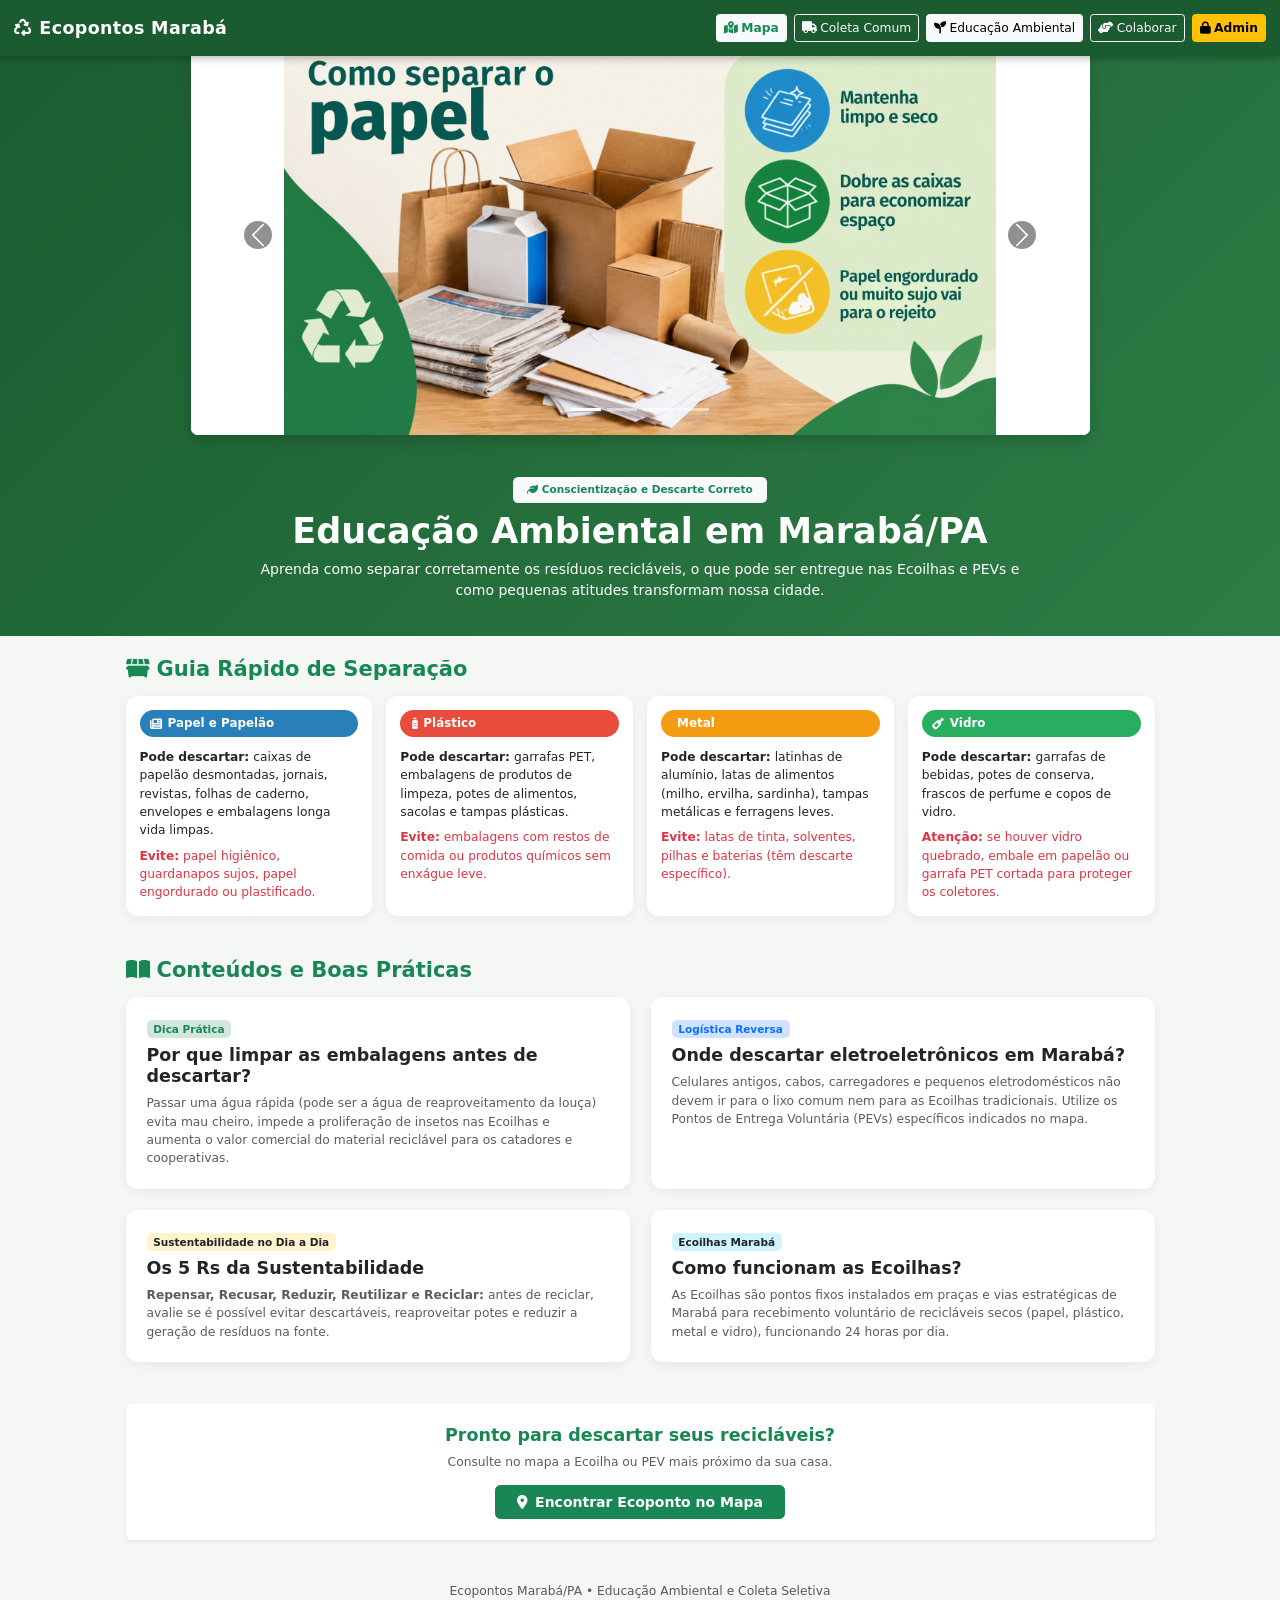
<file: educacao.html>
<!DOCTYPE html>
<html lang="pt-BR">
<head>
    <meta charset="UTF-8">
    <meta name="viewport" content="width=device-width, initial-scale=1.0">
    <title>Educação Ambiental — Ecopontos Marabá/PA</title>

    <!-- Bootstrap 5 -->
    <link href="https://cdn.jsdelivr.net/npm/bootstrap@5.3.2/dist/css/bootstrap.min.css" rel="stylesheet">
    <!-- Font Awesome 6 -->
    <link href="https://cdnjs.cloudflare.com/ajax/libs/font-awesome/6.5.0/css/all.min.css" rel="stylesheet">
    <!-- Custom CSS -->
    <link href="style.css" rel="stylesheet">

    <style>
        html, body {
            height: auto !important;
            overflow: auto !important;
            background: #f4f7f4;
        }
        .hero-edu {
            background: linear-gradient(135deg, #1a5c30 0%, #2d7d46 100%);
            color: #fff;
            padding: 2.5rem 1rem;
        }
        .edu-card {
            border: none;
            border-radius: 12px;
            box-shadow: 0 3px 12px rgba(0, 0, 0, .06);
            height: 100%;
            transition: transform .15s ease;
        }
        .edu-card:hover {
            transform: translateY(-3px);
        }
        .residuo-badge {
            display: inline-flex;
            align-items: center;
            gap: .4rem;
            font-weight: 700;
            font-size: .85rem;
            padding: .35rem .75rem;
            border-radius: 999px;
            color: #fff;
            margin-bottom: .75rem;
        }
        .carousel-edu-img {
            width: 100%;
            height: 400px;
            object-fit: contain;
            background-color: #ffffff;
        }
    </style>
</head>
<body>

    <!-- NAVBAR -->
    <nav class="navbar navbar-expand-lg navbar-dark navbar-green py-2 px-3" style="background:#1a5c30;">
        <a class="navbar-brand fw-bold d-flex align-items-center gap-2" href="index.html">
            <i class="fas fa-recycle"></i>
            <span>Ecopontos Marabá</span>
        </a>
        <div class="ms-auto d-flex gap-2">
            <a href="index.html" class="btn btn-light btn-sm fw-semibold text-success">
                <i class="fas fa-map-marked-alt me-1"></i>Mapa
            </a>
            <a href="coleta.html" class="btn btn-outline-light btn-sm">
                <i class="fas fa-truck me-1"></i><span class="d-none d-sm-inline">Coleta Comum</span>
            </a>
            <a href="educacao.html" class="btn btn-outline-light btn-sm active">
                <i class="fas fa-seedling me-1"></i>Educação Ambiental
            </a>
           <a href="colaborar.html" class="btn btn-outline-light btn-sm">
                <i class="fas fa-hands-helping me-1"></i><span class="d-none d-sm-inline">Colaborar</span>
            </a>
            <a href="admin.html" class="btn btn-warning btn-sm fw-semibold">
                <i class="fas fa-lock me-1"></i>Admin
            </a>
        </div>
    </nav>

    <!-- CABEÇALHO -->
    <header class="hero-edu text-center">
        <!-- CARROSSEL DE IMAGENS -->
        <section class="mb-5">
            <div class="container" style="max-width: 920px;">
                <div id="carouselEducacao" class="carousel slide shadow rounded-3 overflow-hidden bg-white" data-bs-ride="carousel" data-bs-interval="4000">
                    <!-- Indicadores (4 bolinhas para 4 slides) -->
                    <div class="carousel-indicators">
                        <button type="button" data-bs-target="#carouselEducacao" data-bs-slide-to="0" class="active" aria-current="true" aria-label="Slide 1"></button>
                        <button type="button" data-bs-target="#carouselEducacao" data-bs-slide-to="1" aria-label="Slide 2"></button>
                        <button type="button" data-bs-target="#carouselEducacao" data-bs-slide-to="2" aria-label="Slide 3"></button>
                        <button type="button" data-bs-target="#carouselEducacao" data-bs-slide-to="3" aria-label="Slide 4"></button>
                    </div>

                    <!-- Slides -->
                    <div class="carousel-inner">
                        <div class="carousel-item active">
                            <img src="img/edu-1.png" class="d-block carousel-edu-img" alt="Separação correta de resíduos recicláveis">
                        </div>

                        <div class="carousel-item">
                            <img src="img/edu-2.png" class="d-block carousel-edu-img" alt="Ecoilhas em Marabá">
                        </div>

                        <div class="carousel-item">
                            <img src="img/edu-3.png" class="d-block carousel-edu-img" alt="Educação ambiental e oficinas comunitárias">
                        </div>

                        <div class="carousel-item">
                            <img src="img/edu-4.png" class="d-block carousel-edu-img" alt="Educação ambiental e oficinas comunitárias">
                        </div>
                    </div>

                    <!-- Botões anterior / próximo -->
                    <button class="carousel-control-prev" type="button" data-bs-target="#carouselEducacao" data-bs-slide="prev">
                        <span class="carousel-control-prev-icon bg-dark rounded-circle p-2" aria-hidden="true"></span>
                        <span class="visually-hidden">Anterior</span>
                    </button>
                    <button class="carousel-control-next" type="button" data-bs-target="#carouselEducacao" data-bs-slide="next">
                        <span class="carousel-control-next-icon bg-dark rounded-circle p-2" aria-hidden="true"></span>
                        <span class="visually-hidden">Próxima</span>
                    </button>
                </div>
            </div>
        </section>

        <div class="container" style="max-width: 820px;">
            <span class="badge bg-light text-success mb-2 px-3 py-2 fw-bold">
                <i class="fas fa-leaf me-1"></i>Conscientização e Descarte Correto
            </span>
            <h1 class="fw-bold mb-2">Educação Ambiental em Marabá/PA</h1>
            <p class="mb-0 opacity-90">
                Aprenda como separar corretamente os resíduos recicláveis, o que pode ser entregue nas Ecoilhas e PEVs e como pequenas atitudes transformam nossa cidade.
            </p>
        </div>
    </header>

    <!-- CONTEÚDO PRINCIPAL -->
    <main class="container py-4" style="max-width: 1050px;">

        <!-- SEÇÃO 1: COMO SEPARAR OS RESÍDUOS -->
        <h4 class="fw-bold text-success mb-3">
            <i class="fas fa-dumpster me-2"></i>Guia Rápido de Separação
        </h4>
        <div class="row g-3 mb-5">
            <!-- Papel -->
            <div class="col-md-6 col-lg-3">
                <div class="card edu-card p-3">
                    <span class="residuo-badge" style="background:#2980b9;">
                        <i class="fas fa-newspaper"></i>Papel e Papelão
                    </span>
                    <p class="small mb-2"><strong>Pode descartar:</strong> caixas de papelão desmontadas, jornais, revistas, folhas de caderno, envelopes e embalagens longa vida limpas.</p>
                    <p class="small text-danger mb-0"><strong>Evite:</strong> papel higiênico, guardanapos sujos, papel engordurado ou plastificado.</p>
                </div>
            </div>

            <!-- Plástico -->
            <div class="col-md-6 col-lg-3">
                <div class="card edu-card p-3">
                    <span class="residuo-badge" style="background:#e74c3c;">
                        <i class="fas fa-bottle-water"></i>Plástico
                    </span>
                    <p class="small mb-2"><strong>Pode descartar:</strong> garrafas PET, embalagens de produtos de limpeza, potes de alimentos, sacolas e tampas plásticas.</p>
                    <p class="small text-danger mb-0"><strong>Evite:</strong> embalagens com restos de comida ou produtos químicos sem enxágue leve.</p>
                </div>
            </div>

            <!-- Metal -->
            <div class="col-md-6 col-lg-3">
                <div class="card edu-card p-3">
                    <span class="residuo-badge" style="background:#f39c12;">
                        <i class="fas fa-can-food"></i>Metal
                    </span>
                    <p class="small mb-2"><strong>Pode descartar:</strong> latinhas de alumínio, latas de alimentos (milho, ervilha, sardinha), tampas metálicas e ferragens leves.</p>
                    <p class="small text-danger mb-0"><strong>Evite:</strong> latas de tinta, solventes, pilhas e baterias (têm descarte específico).</p>
                </div>
            </div>

            <!-- Vidro -->
            <div class="col-md-6 col-lg-3">
                <div class="card edu-card p-3">
                    <span class="residuo-badge" style="background:#27ae60;">
                        <i class="fas fa-wine-bottle"></i>Vidro
                    </span>
                    <p class="small mb-2"><strong>Pode descartar:</strong> garrafas de bebidas, potes de conserva, frascos de perfume e copos de vidro.</p>
                    <p class="small text-danger mb-0"><strong>Atenção:</strong> se houver vidro quebrado, embale em papelão ou garrafa PET cortada para proteger os coletores.</p>
                </div>
            </div>
        </div>

        <!-- SEÇÃO 2: ARTIGOS / DICAS / AÇÕES -->
        <h4 class="fw-bold text-success mb-3">
            <i class="fas fa-book-open me-2"></i>Conteúdos e Boas Práticas
        </h4>
        <div class="row g-4 mb-5" id="listaConteudos">

            <!-- Card de conteúdo 1 -->
            <div class="col-md-6">
                <div class="card edu-card">
                    <div class="card-body p-4">
                        <span class="badge bg-success-subtle text-success mb-2">Dica Prática</span>
                        <h5 class="fw-bold">Por que limpar as embalagens antes de descartar?</h5>
                        <p class="text-muted small mb-0">
                            Passar uma água rápida (pode ser a água de reaproveitamento da louça) evita mau cheiro, impede a proliferação de insetos nas Ecoilhas e aumenta o valor comercial do material reciclável para os catadores e cooperativas.
                        </p>
                    </div>
                </div>
            </div>

            <!-- Card de conteúdo 2 -->
            <div class="col-md-6">
                <div class="card edu-card">
                    <div class="card-body p-4">
                        <span class="badge bg-primary-subtle text-primary mb-2">Logística Reversa</span>
                        <h5 class="fw-bold">Onde descartar eletroeletrônicos em Marabá?</h5>
                        <p class="text-muted small mb-0">
                            Celulares antigos, cabos, carregadores e pequenos eletrodomésticos não devem ir para o lixo comum nem para as Ecoilhas tradicionais. Utilize os Pontos de Entrega Voluntária (PEVs) específicos indicados no mapa.
                        </p>
                    </div>
                </div>
            </div>

            <!-- Card de conteúdo 3 -->
            <div class="col-md-6">
                <div class="card edu-card">
                    <div class="card-body p-4">
                        <span class="badge bg-warning-subtle text-dark mb-2">Sustentabilidade no Dia a Dia</span>
                        <h5 class="fw-bold">Os 5 Rs da Sustentabilidade</h5>
                        <p class="text-muted small mb-0">
                            <strong>Repensar, Recusar, Reduzir, Reutilizar e Reciclar:</strong> antes de reciclar, avalie se é possível evitar descartáveis, reaproveitar potes e reduzir a geração de resíduos na fonte.
                        </p>
                    </div>
                </div>
            </div>

            <!-- Card de conteúdo 4 -->
            <div class="col-md-6">
                <div class="card edu-card">
                    <div class="card-body p-4">
                        <span class="badge bg-info-subtle text-dark mb-2">Ecoilhas Marabá</span>
                        <h5 class="fw-bold">Como funcionam as Ecoilhas?</h5>
                        <p class="text-muted small mb-0">
                            As Ecoilhas são pontos fixos instalados em praças e vias estratégicas de Marabá para recebimento voluntário de recicláveis secos (papel, plástico, metal e vidro), funcionando 24 horas por dia.
                        </p>
                    </div>
                </div>
            </div>

        </div>

        <!-- CHAMADA PARA O MAPA -->
        <div class="card border-0 shadow-sm bg-white p-4 text-center">
            <h5 class="fw-bold text-success mb-2">Pronto para descartar seus recicláveis?</h5>
            <p class="text-muted small mb-3">Consulte no mapa a Ecoilha ou PEV mais próximo da sua casa.</p>
            <div>
                <a href="index.html" class="btn btn-success fw-bold px-4">
                    <i class="fas fa-map-marker-alt me-2"></i>Encontrar Ecoponto no Mapa
                </a>
            </div>
        </div>

    </main>

    <footer class="text-center text-muted small py-4">
        Ecopontos Marabá/PA • Educação Ambiental e Coleta Seletiva
    </footer>

    <script src="https://cdn.jsdelivr.net/npm/bootstrap@5.3.2/dist/js/bootstrap.bundle.min.js"></script>
</body>
</html>
</file>
<file: style.css>
/* ═══════════════════════════════════════════════════════════
   ECOPONTOS MARABÁ — Folha de Estilo Principal
   Tema: Verde / Ambiental | Mobile-first
═══════════════════════════════════════════════════════════ */

/* ── Variáveis ─────────────────────────────────────────── */
:root {
  --green-dark:    #1a5c30;
  --green-main:    #2d7d46;
  --green-light:   #5cb85c;
  --green-pale:    #e8f5e9;
  --amber:         #ffc107;
  --text-muted:    #6c757d;
  --navbar-h:      56px;
  --statsbar-h:    40px;
  --sidebar-w:     320px;
  --sidebar-w-sm:  280px;
  --transition:    .25s ease;
}

/* ── Reset / Base ──────────────────────────────────────── */
*, *::before, *::after { box-sizing: border-box; }

html, body {
  height: 100%;
  margin: 0;
  font-family: 'Segoe UI', system-ui, -apple-system, sans-serif;
  font-size: 14px;
  color: #333;
  overflow: hidden; /* evita scroll da página inteira */
}

/* ── Navbar ────────────────────────────────────────────── */
.navbar-green {
  background: var(--green-dark);
  height: var(--navbar-h);
  position: fixed;
  top: 0;
  left: 0;
  right: 0;
  z-index: 1100;
  box-shadow: 0 2px 8px rgba(0,0,0,.3);
}

.navbar-brand { letter-spacing: .02em; }

/* ── Barra de Estatísticas ─────────────────────────────── */
.stats-bar {
  position: fixed;
  top: var(--navbar-h);
  left: 0;
  right: 0;
  height: var(--statsbar-h);
  background: var(--green-main);
  color: #fff;
  display: flex;
  align-items: center;
  gap: 1.5rem;
  padding: 0 1rem;
  z-index: 1050;
  font-size: .82rem;
  box-shadow: 0 1px 4px rgba(0,0,0,.2);
}

.stat-item {
  display: flex;
  align-items: center;
  gap: .35rem;
}

/* ── Layout Principal ──────────────────────────────────── */
.app-container {
  position: fixed;
  top: calc(var(--navbar-h) + var(--statsbar-h));
  left: 0;
  right: 0;
  bottom: 0;
  display: flex;
}

/* ── Sidebar ───────────────────────────────────────────── */
.sidebar {
  width: var(--sidebar-w);
  flex-shrink: 0;
  background: #fff;
  border-right: 1px solid #e0e0e0;
  display: flex;
  flex-direction: column;
  overflow: hidden;
  transition: transform var(--transition), width var(--transition);
  z-index: 900;
  box-shadow: 2px 0 8px rgba(0,0,0,.08);
}

.sidebar-section {
  padding: .75rem 1rem;
}

.sidebar-label {
  font-size: .72rem;
  font-weight: 700;
  text-transform: uppercase;
  letter-spacing: .07em;
  color: var(--text-muted);
  margin-bottom: .5rem;
}

.sidebar-tip {
  background: #fffde7;
  border-top: 1px solid #fff9c4;
  padding: .6rem 1rem;
  font-size: .78rem;
  color: #555;
}

/* ── Filtros de Resíduo ────────────────────────────────── */
.filter-chip {
  display: flex;
  align-items: center;
  gap: .5rem;
  padding: .35rem .6rem;
  border-radius: 8px;
  cursor: pointer;
  transition: background var(--transition);
  font-size: .82rem;
  margin-bottom: .2rem;
  user-select: none;
}

.filter-chip:hover { background: var(--green-pale); }
.filter-chip.active { background: var(--green-pale); font-weight: 600; }

.filter-dot {
  width: 10px;
  height: 10px;
  border-radius: 50%;
  flex-shrink: 0;
}

/* ── Lista de Ecopontos na Sidebar ─────────────────────── */
.ecoponto-card {
  display: flex;
  align-items: flex-start;
  gap: .6rem;
  padding: .6rem .8rem;
  border-radius: 8px;
  cursor: pointer;
  transition: background var(--transition);
  margin-bottom: .2rem;
}

.ecoponto-card:hover { background: var(--green-pale); }
.ecoponto-card.active { background: #d4edda; border-left: 3px solid var(--green-main); }

.ecoponto-card-icon {
  width: 32px;
  height: 32px;
  border-radius: 50%;
  display: flex;
  align-items: center;
  justify-content: center;
  flex-shrink: 0;
  font-size: .85rem;
  color: #fff;
}

.ecoponto-card-info .title {
  font-weight: 600;
  font-size: .84rem;
  line-height: 1.2;
}

.ecoponto-card-info .subtitle {
  font-size: .75rem;
  color: var(--text-muted);
}

.ecoponto-card-info .badges {
  margin-top: .2rem;
  display: flex;
  flex-wrap: wrap;
  gap: .2rem;
}

/* ── Mapa ──────────────────────────────────────────────── */
#map {
  flex: 1;
  height: 100%;
  background: #e8ebe0;
}

/* ── Leaflet Popup customizado ─────────────────────────── */
.eco-popup { min-width: 240px; max-width: 300px; }

.eco-popup-header {
  display: flex;
  align-items: center;
  gap: .6rem;
  padding: .6rem .8rem;
  border-radius: 8px 8px 0 0;
  margin: -13px -20px 0;
}

.eco-popup-header h6 { margin: 0; font-size: .9rem; font-weight: 700; }

.eco-popup-body { padding: .6rem 0 0; }

.eco-popup-row {
  display: flex;
  align-items: flex-start;
  gap: .4rem;
  font-size: .8rem;
  margin-bottom: .35rem;
  color: #444;
}

.eco-popup-row i { margin-top: .1rem; flex-shrink: 0; width: 14px; }

.eco-popup-tags { display: flex; flex-wrap: wrap; gap: .25rem; margin: .4rem 0; }

.eco-popup-tag {
  display: inline-flex;
  align-items: center;
  gap: .2rem;
  font-size: .68rem;
  font-weight: 600;
  padding: .15rem .45rem;
  border-radius: 999px;
  color: #fff;
}

.eco-popup-actions { display: flex; gap: .4rem; margin-top: .6rem; }

.eco-popup-actions .btn { font-size: .75rem; padding: .3rem .6rem; flex: 1; }

/* Badge de status */
.status-badge {
  display: inline-block;
  padding: .15rem .5rem;
  border-radius: 999px;
  font-size: .7rem;
  font-weight: 700;
}
.status-ativo      { background: #d4edda; color: #155724; }
.status-inativo    { background: #f8d7da; color: #721c24; }
.status-manutencao { background: #fff3cd; color: #856404; }

/* ── Botões Flutuantes (FAB) ───────────────────────────── */
.fab-sidebar,
.fab-whatsapp {
  position: fixed;
  width: 48px;
  height: 48px;
  border-radius: 50%;
  display: flex;
  align-items: center;
  justify-content: center;
  box-shadow: 0 4px 12px rgba(0,0,0,.3);
  border: none;
  font-size: 1.1rem;
  cursor: pointer;
  z-index: 1000;
  transition: transform var(--transition), box-shadow var(--transition);
  text-decoration: none;
}

.fab-sidebar:hover,
.fab-whatsapp:hover {
  transform: scale(1.1);
  box-shadow: 0 6px 16px rgba(0,0,0,.35);
}

.fab-sidebar {
  bottom: 80px;
  right: 1rem;
  background: var(--green-main);
  color: #fff;
}

.fab-whatsapp {
  bottom: 1rem;
  right: 1rem;
  background: #25d366;
  color: #fff;
}

/* ── Leaflet MarkerCluster override ────────────────────── */
.marker-cluster-small,
.marker-cluster-medium,
.marker-cluster-large {
  background-clip: padding-box;
}

.marker-cluster-small div,
.marker-cluster-medium div,
.marker-cluster-large div {
  background: var(--green-main);
  color: #fff;
  font-weight: 700;
}

/* ── Leaflet custom marker SVG ─────────────────────────── */
.eco-marker-pin {
  width: 32px;
  height: 44px;
  display: flex;
  align-items: center;
  justify-content: center;
  border-radius: 50% 50% 50% 0;
  transform: rotate(-45deg);
  box-shadow: 0 2px 6px rgba(0,0,0,.35);
}

.eco-marker-pin i {
  transform: rotate(45deg);
  font-size: .85rem;
  color: #fff;
}

/* ── Empty states ──────────────────────────────────────── */
.empty-state {
  text-align: center;
  padding: 2rem 1rem;
  color: var(--text-muted);
}

.empty-state i { font-size: 2rem; margin-bottom: .5rem; display: block; }

/* ── Mobile responsivo ─────────────────────────────────── */
@media (max-width: 991.98px) {

  body { overflow: auto; }

  html, body { overflow: auto; }

  .sidebar {
    position: fixed;
    left: 0;
    top: calc(var(--navbar-h) + var(--statsbar-h));
    bottom: 0;
    transform: translateX(-100%);
    width: var(--sidebar-w-sm);
    z-index: 1000;
    box-shadow: 4px 0 16px rgba(0,0,0,.2);
  }

  .sidebar.open { transform: translateX(0); }

  .app-container { overflow: auto; }

  #map {
    position: fixed;
    top: calc(var(--navbar-h) + var(--statsbar-h));
    left: 0;
    right: 0;
    bottom: 0;
  }
}

@media (max-width: 575.98px) {
  .stats-bar { gap: .8rem; font-size: .75rem; }
  .navbar-green { font-size: .9rem; }
}

/* ── Scrollbar customizada ─────────────────────────────── */
::-webkit-scrollbar { width: 5px; }
::-webkit-scrollbar-track { background: #f1f1f1; }
::-webkit-scrollbar-thumb { background: #ccc; border-radius: 10px; }
::-webkit-scrollbar-thumb:hover { background: var(--green-main); }

/* ── Leaflet control estilizado ────────────────────────── */
.leaflet-control-zoom a {
  background-color: #fff !important;
  color: var(--green-main) !important;
  font-weight: 700;
}

.leaflet-control-zoom a:hover {
  background-color: var(--green-pale) !important;
}
</file>
